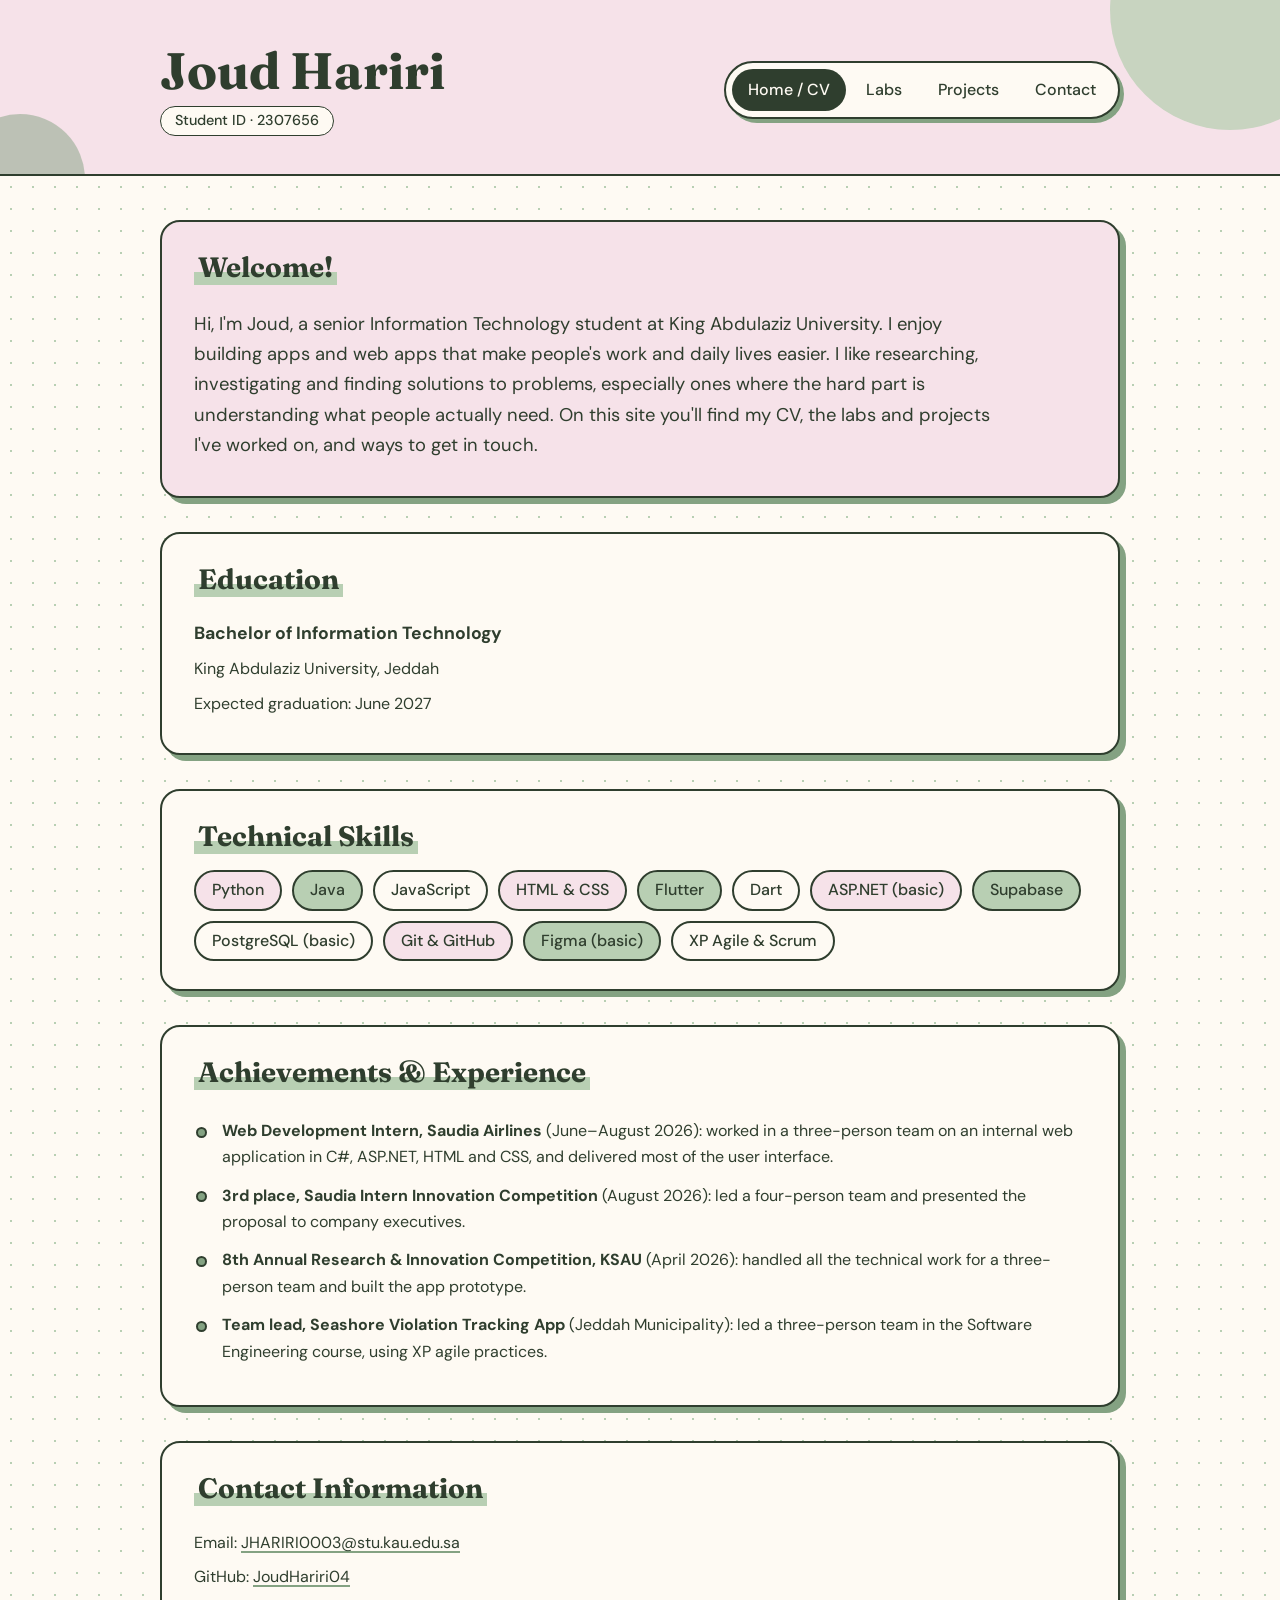
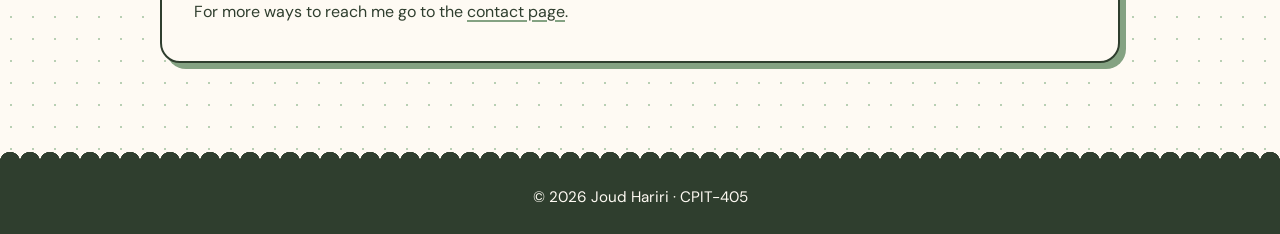
<file: index.html>
<!DOCTYPE html>
<html lang="en">

<head>
  <meta charset="UTF-8">
  <meta name="viewport" content="width=device-width, initial-scale=1.0">
  <title> Joud Hariri's Portfolio </title>
  <link rel="stylesheet" href="style.css">
</head>

<body>

  <header>
    <h1>Joud Hariri</h1>
    <h2>2307656</h2>

    <nav>
      <ul>
        <li> <a href="./index.html" class="active"> Home / CV </a></li>
        <li> <a href="./labs.html"> Labs </a></li>
        <li> <a href="./projects.html"> Projects </a></li>
        <li> <a href="./contact.html"> Contact </a></li>
      </ul>
    </nav>

  </header>

  <main>

    <!-- welcome message -->
    <section id="welcome">
      <h2> Welcome! </h2>
      <p>
        Hi, I'm Joud, a senior Information Technology student at King Abdulaziz University. I enjoy building apps and
        web apps that make people's work and daily lives easier. I like researching, investigating and finding
        solutions to problems, especially ones where the hard part is understanding what people actually need. On this
        site you'll find my CV, the labs and projects I've worked on, and ways to get in touch.
      </p>
    </section>

    <!-- education -->
    <section id="education">
      <h2> Education </h2>
      <h3> Bachelor of Information Technology </h3>
      <p> King Abdulaziz University, Jeddah </p>
      <p>Expected graduation: June 2027</p>

    </section>

    <!-- skills -->
    <section id="skills">
      <h2> Technical Skills </h2>
      <ul>
        <li>Python</li>
        <li>Java</li>
        <li>JavaScript</li>
        <li>HTML &amp; CSS</li>
        <li>Flutter</li>
        <li>Dart</li>
        <li>ASP.NET (basic)</li>
        <li>Supabase</li>
        <li>PostgreSQL (basic)</li>
        <li>Git &amp; GitHub</li>
        <li>Figma (basic)</li>
        <li>XP Agile &amp; Scrum</li>
      </ul>
    </section>

    <!-- achievements / experience -->
    <section id="achievements">
      <h2> Achievements & Experience </h2>
      <ul>
        <li><strong>Web Development Intern, Saudia Airlines</strong> (June&ndash;August 2026): worked in a three-person
          team on an internal web application in C#, ASP.NET, HTML and CSS, and delivered most of the user interface.
        </li>
        <li><strong>3rd place, Saudia Intern Innovation Competition</strong> (August 2026): led a four-person team and
          presented the proposal to company executives.</li>
        <li><strong>8th Annual Research &amp; Innovation Competition, KSAU</strong> (April 2026): handled all the
          technical work for a three-person team and built the app prototype.</li>
        <li><strong>Team lead, Seashore Violation Tracking App</strong> (Jeddah Municipality): led a three-person team
          in the Software Engineering course, using XP agile practices.</li>
      </ul>
    </section>

    <!-- contact info -->
    <section id="contact-info">
      <h2> Contact Information </h2>
      <p> Email: <a href="mailto:JHARIRI0003@stu.kau.edu.sa">JHARIRI0003@stu.kau.edu.sa</a> </p>
      <p> GitHub: <a href="https://github.com/JoudHariri04" target="_blank">JoudHariri04</a> </p>
      <p> For more ways to reach me go to the <a href="./contact.html">contact page</a>. </p>
    </section>

  </main>

  <footer>
    <p>&copy; 2026 Joud Hariri &middot; CPIT-405</p>
  </footer>
</body>

</html>
</file>
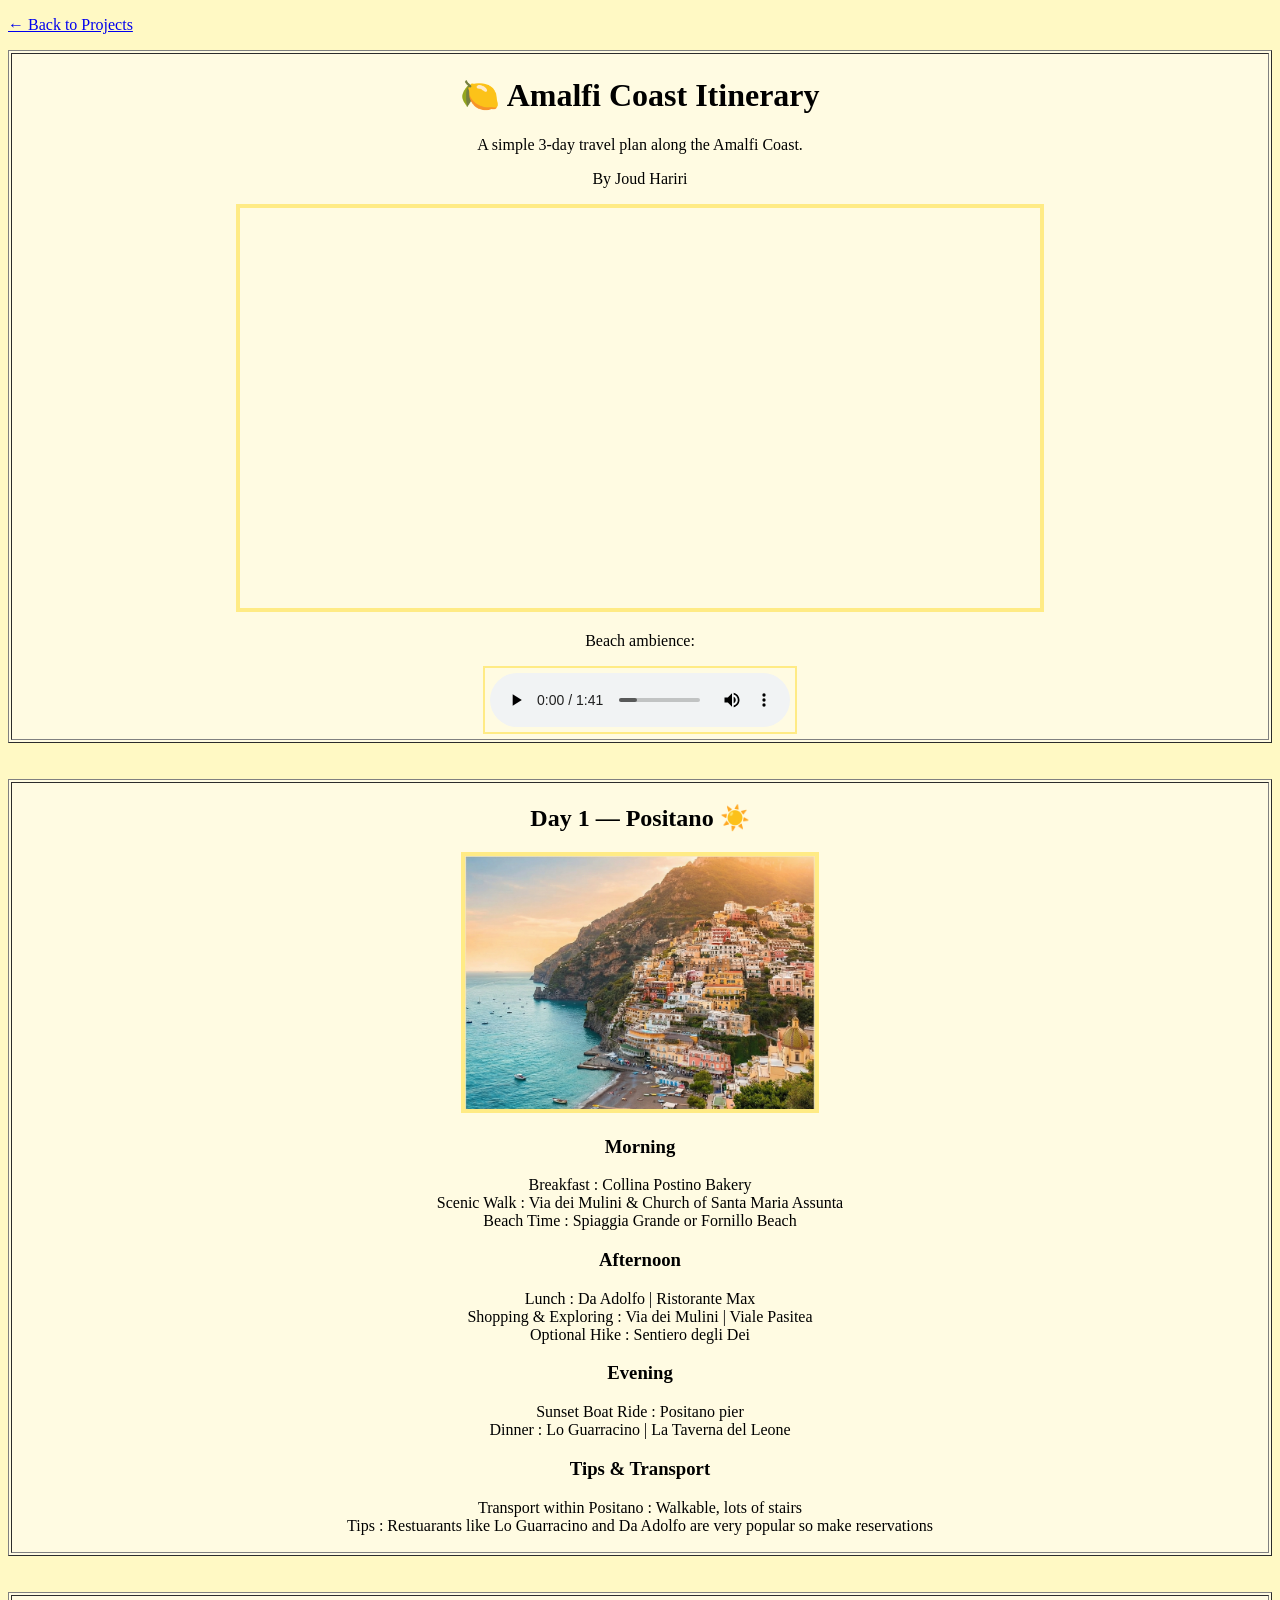
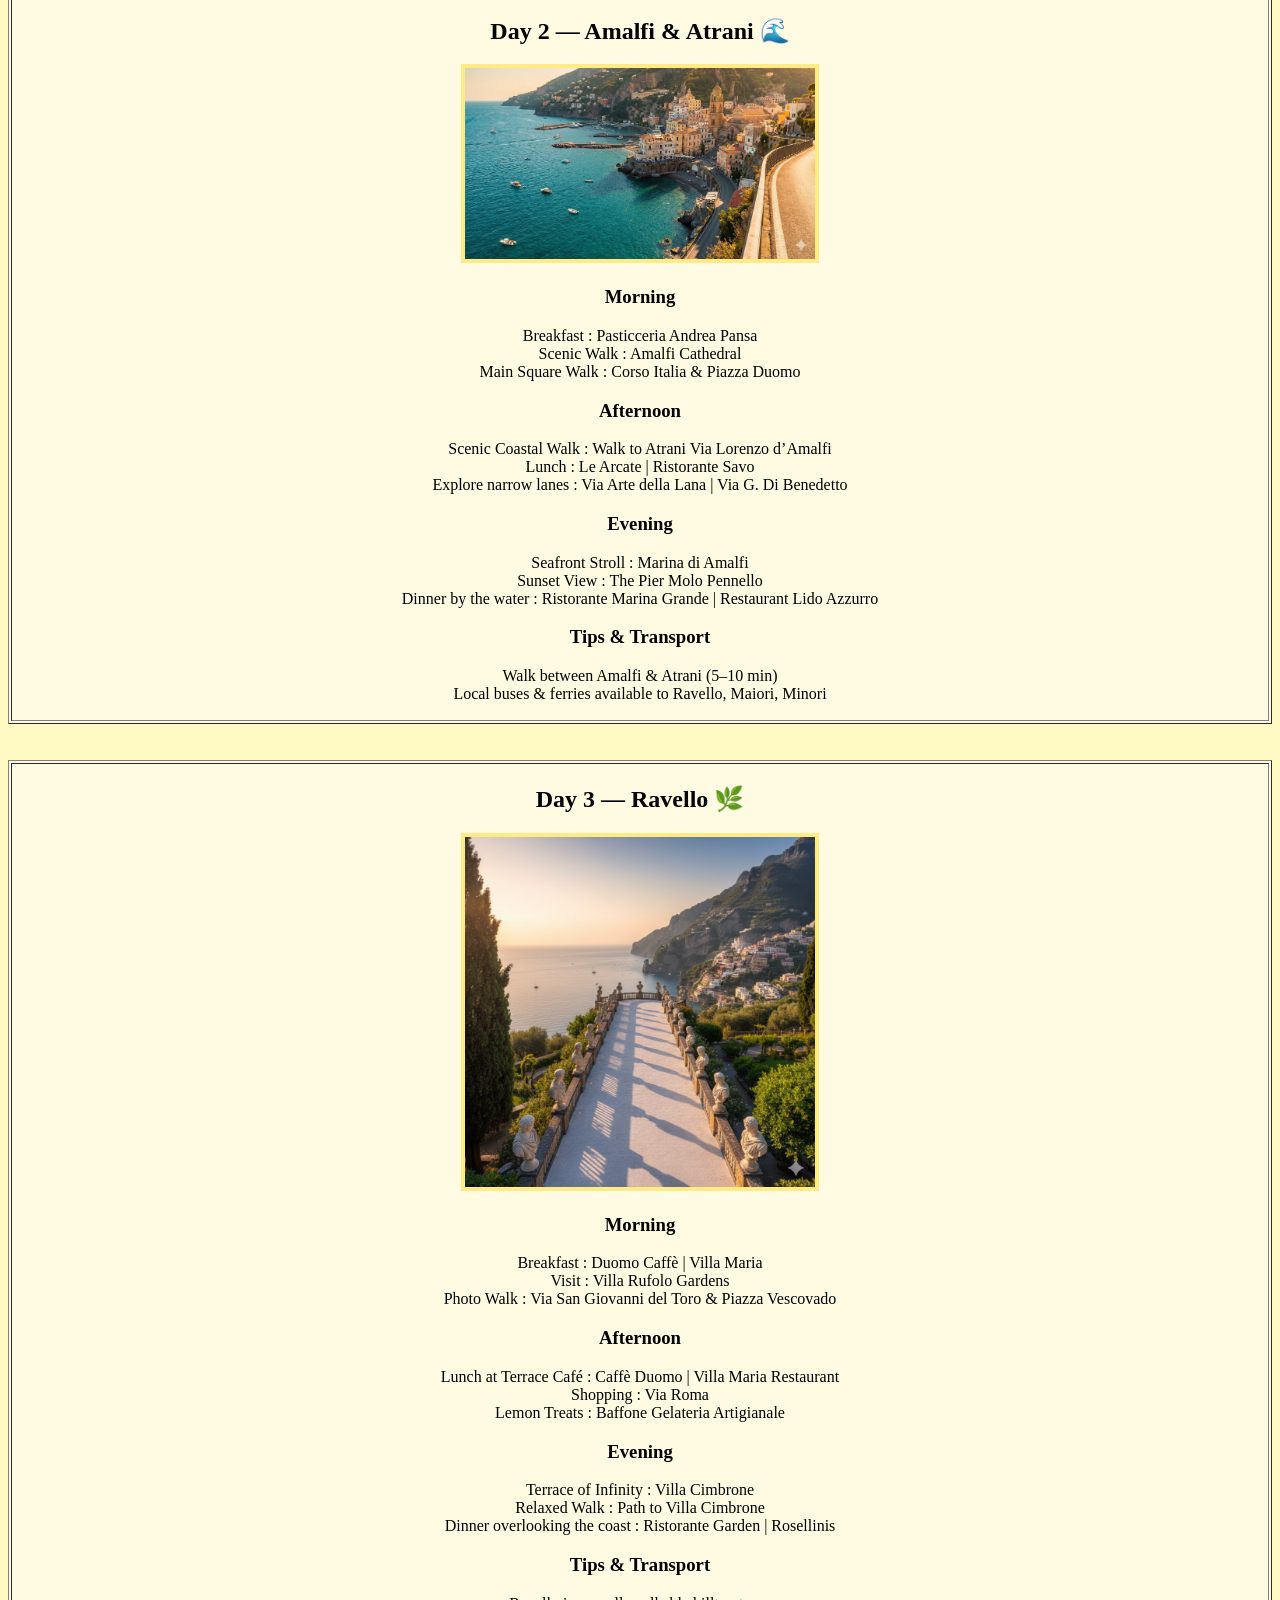
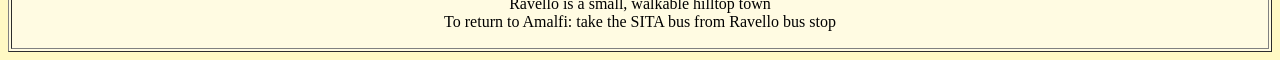
<file: labs/italy/index.html>
<!DOCTYPE html>

<html>
<body style="background-color: #fff9c4;">

<p><a href="../../projects.html">&larr; Back to Projects</a></p>

<!-- ===============================
       TOP SECTION (TITLE + VIDEO)
================================= -->
<table border="1" width="100%" style="background-color:#fffbe2;">
  <tr>
    <td align="center">

      <h1>🍋 Amalfi Coast Itinerary</h1>
      <p>A simple 3-day travel plan along the Amalfi Coast.</p>
      <p>By Joud Hariri</p>

      <video width="800" autoplay muted loop
        style="border: 4px solid #ffeb85;">
        <source src="public/video/amalfi.mp4" type="video/mp4">
      </video>

      <p>Beach ambience:</p>
      <audio controls loop style="border: 2px solid #ffeb85; padding:5px;">
        <source src="public/audio/beach.mp3" type="audio/mpeg">
      </audio>

    </td>
  </tr>
</table>

<br><br>

<!-- ===============================
             DAY 1 SECTION
================================= -->
<table border="1" width="100%" style="background-color:#fffbe2;">
  <tr>
    <td align="center" valign="top">

      <h2>Day 1 — Positano ☀️</h2>

      <img src="public/img/day1.png" width="350"
      style="border: 4px solid #ffeb85;">

      <h3>Morning</h3>
      <p>Breakfast : Collina Postino Bakery
        <br>Scenic Walk : Via dei Mulini & Church of Santa Maria Assunta
        <br>Beach Time : Spiaggia Grande or Fornillo Beach</p>

      <h3>Afternoon</h3>
      <p>Lunch : Da Adolfo | Ristorante Max 
        <br>Shopping & Exploring : Via dei Mulini | Viale Pasitea
        <br>Optional Hike : Sentiero degli Dei</p>

      <h3>Evening</h3>
      <p>Sunset Boat Ride : Positano pier
      <br>Dinner : Lo Guarracino | La Taverna del Leone </p>

      <h3>Tips & Transport</h3>
      <p>Transport within Positano : Walkable, lots of stairs
      <br>Tips : Restuarants like Lo Guarracino and Da Adolfo are very popular so make reservations </p>

    </td>
  </tr>
</table>

<br><br>


<!-- ===============================
             DAY 2 SECTION
================================= -->
<table border="1" width="100%" style="background-color:#fffbe2;">
  <tr>
    <td align="center" valign="top">

      <h2>Day 2 — Amalfi & Atrani 🌊</h2>

      <img src="public/img/day2.png" width="350"
      style="border: 4px solid #ffeb85;">

      <h3>Morning</h3>
      <p>Breakfast : Pasticceria Andrea Pansa
        <br>Scenic Walk : Amalfi Cathedral
        <br>Main Square Walk : Corso Italia & Piazza Duomo</p>

      <h3>Afternoon</h3>
      <p>Scenic Coastal Walk : Walk to Atrani Via Lorenzo d’Amalfi
        <br>Lunch : Le Arcate | Ristorante Savo
        <br>Explore narrow lanes : Via Arte della Lana | Via G. Di Benedetto</p>

      <h3>Evening</h3>
      <p>Seafront Stroll : Marina di Amalfi
        <br>Sunset View : The Pier Molo Pennello
        <br>Dinner by the water : Ristorante Marina Grande | Restaurant Lido Azzurro</p>

      <h3>Tips & Transport</h3>
      <p>Walk between Amalfi & Atrani (5–10 min)
        <br>Local buses & ferries available to Ravello, Maiori, Minori</p>

    </td>
  </tr>
</table>

<br><br>


<!-- ===============================
             DAY 3 SECTION
================================= -->
<table border="1" width="100%" style="background-color:#fffbe2;">
  <tr>
    <td align="center" valign="top">

      <h2>Day 3 — Ravello 🌿</h2>

      <img src="public/img/day3.png" width="350"
      style="border: 4px solid #ffeb85;">

      <h3>Morning</h3>
      <p>Breakfast : Duomo Caffè | Villa Maria
        <br>Visit : Villa Rufolo Gardens
        <br>Photo Walk : Via San Giovanni del Toro & Piazza Vescovado</p>

      <h3>Afternoon</h3>
      <p>Lunch at Terrace Café : Caffè Duomo | Villa Maria Restaurant
        <br>Shopping : Via Roma
        <br>Lemon Treats : Baffone Gelateria Artigianale</p>

      <h3>Evening</h3>
      <p>Terrace of Infinity : Villa Cimbrone
        <br>Relaxed Walk : Path to Villa Cimbrone
        <br>Dinner overlooking the coast : Ristorante Garden | Rosellinis </p>

      <h3>Tips & Transport</h3>
      <p>Ravello is a small, walkable hilltop town
      <br>To return to Amalfi: take the SITA bus from Ravello bus stop</p>

    </td>
  </tr>
</table>

</body>
</html>
</file>
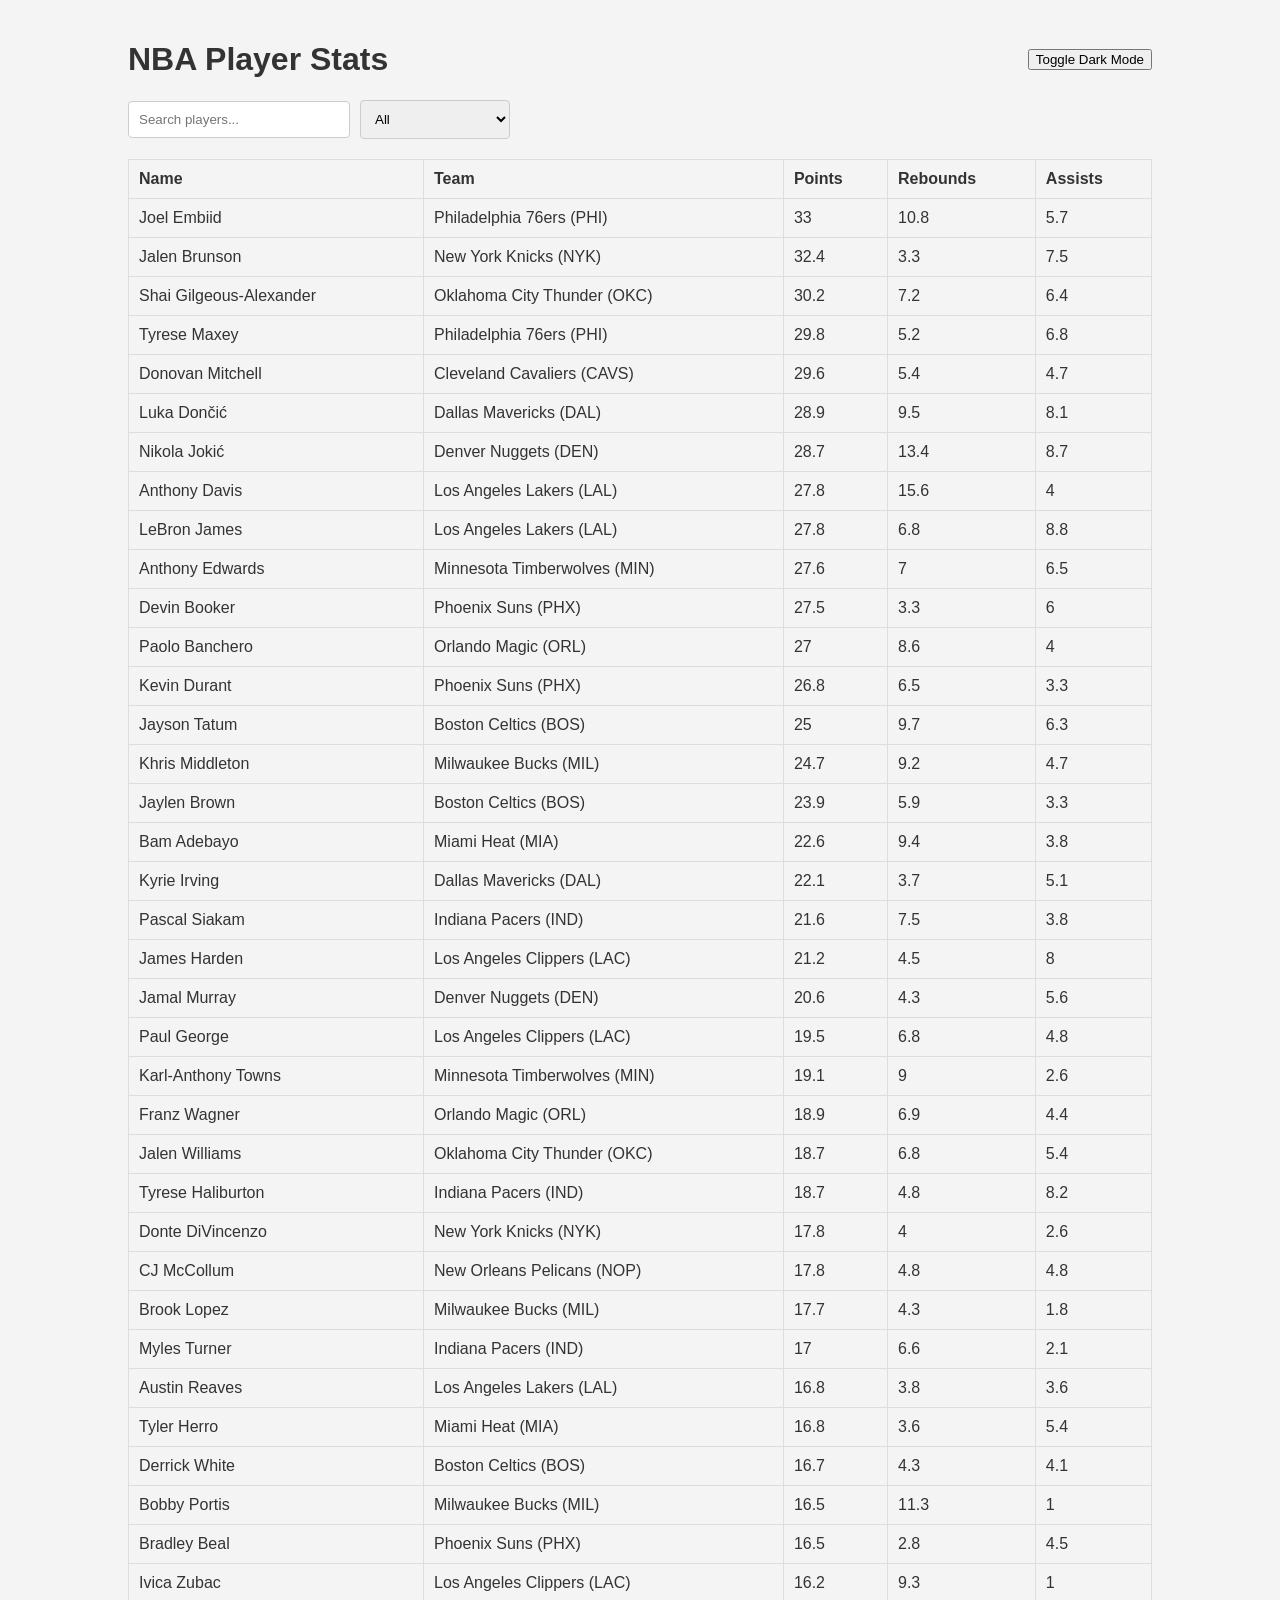
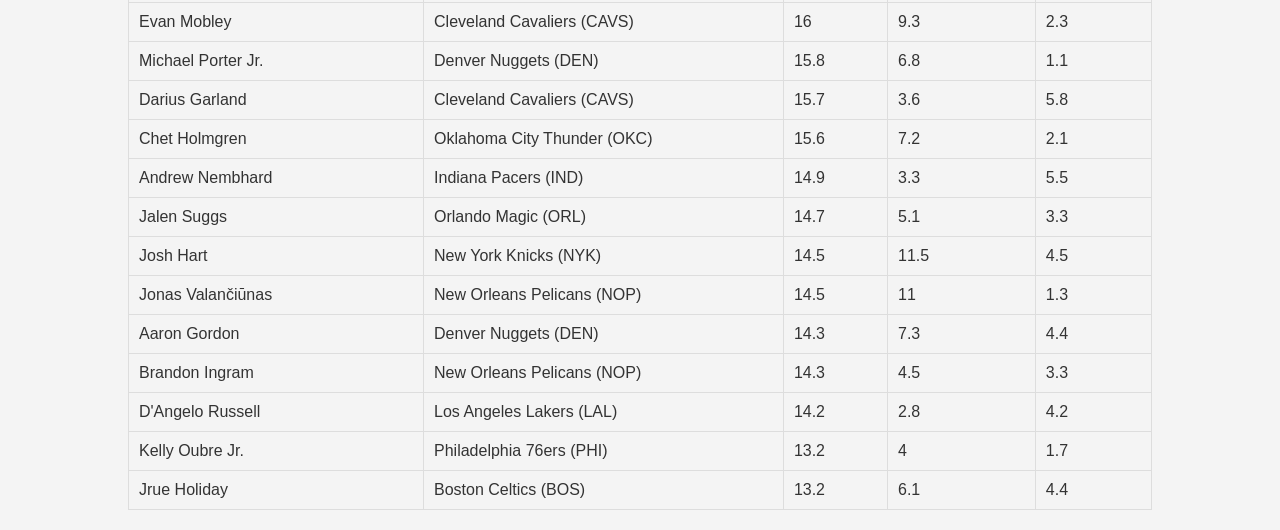
<file: labs/lab5/index.html>
<!DOCTYPE html>
<html lang="en">

<head>
    <meta charset="UTF-8">
    <meta name="viewport" content="width=device-width, initial-scale=1.0">
    <title>NBA Stats</title>
    <link rel="stylesheet" href="styles.css">

</head>

<body>
    <div class="container">
        <header>
            <h1>NBA Player Stats</h1>
            <button id="dark-mode-toggle">Toggle Dark Mode</button>
        </header>

        <search class="table-filters">
            <input type="text" id="search" placeholder="Search players...">
            <select id="team-filter">
                <option value="all">All</option>
                <!-- Teams will be populated in JS -->
            </select>
        </search>

        <table id="player-stats">
            <thead>
                <tr>
                    <th>Name</th>
                    <th>Team</th>
                    <th>Points</th>
                    <th>Rebounds</th>
                    <th>Assists</th>
                </tr>
            </thead>
            <tbody id="player-rows">
                <!-- Rows will be populated in JS -->
            </tbody>
        </table>
    </div>
    <script src="script.js"></script>
</body>

</html>
</file>
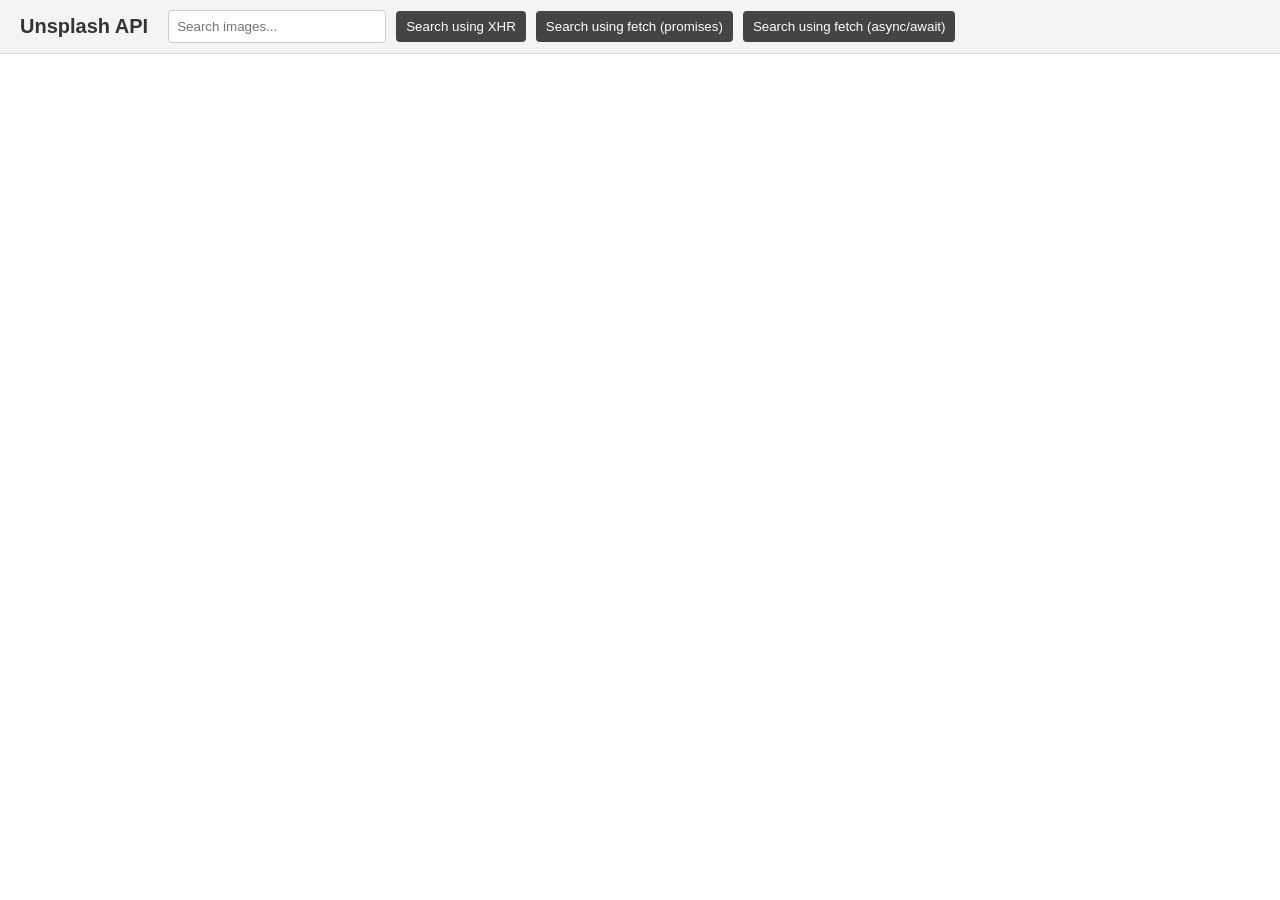
<file: labs/lab7/index.html>
<!DOCTYPE html>
<html lang="en">

<head>
    <meta charset="UTF-8">
    <meta name="viewport" content="width=device-width, initial-scale=1.0">
    <title>Lab 7 - Unsplash API</title>
    <link rel="stylesheet" href="styles.css">

</head>

<body>
    <header>
        <h1>Unsplash API</h1>
        <input type="text" id="search-input" placeholder="Search images...">
        <button id="xhr-btn">Search using XHR</button>
        <button id="promises-btn">Search using fetch (promises)</button>
        <button id="async-btn">Search using fetch (async/await)</button>
    </header>

    <!-- messages like loading or errors -->
    <p id="message"></p>

    <main id="images">
        <!-- Images will be populated in JS -->
    </main>

    <script src="script.js"></script>
</body>

</html>
</file>
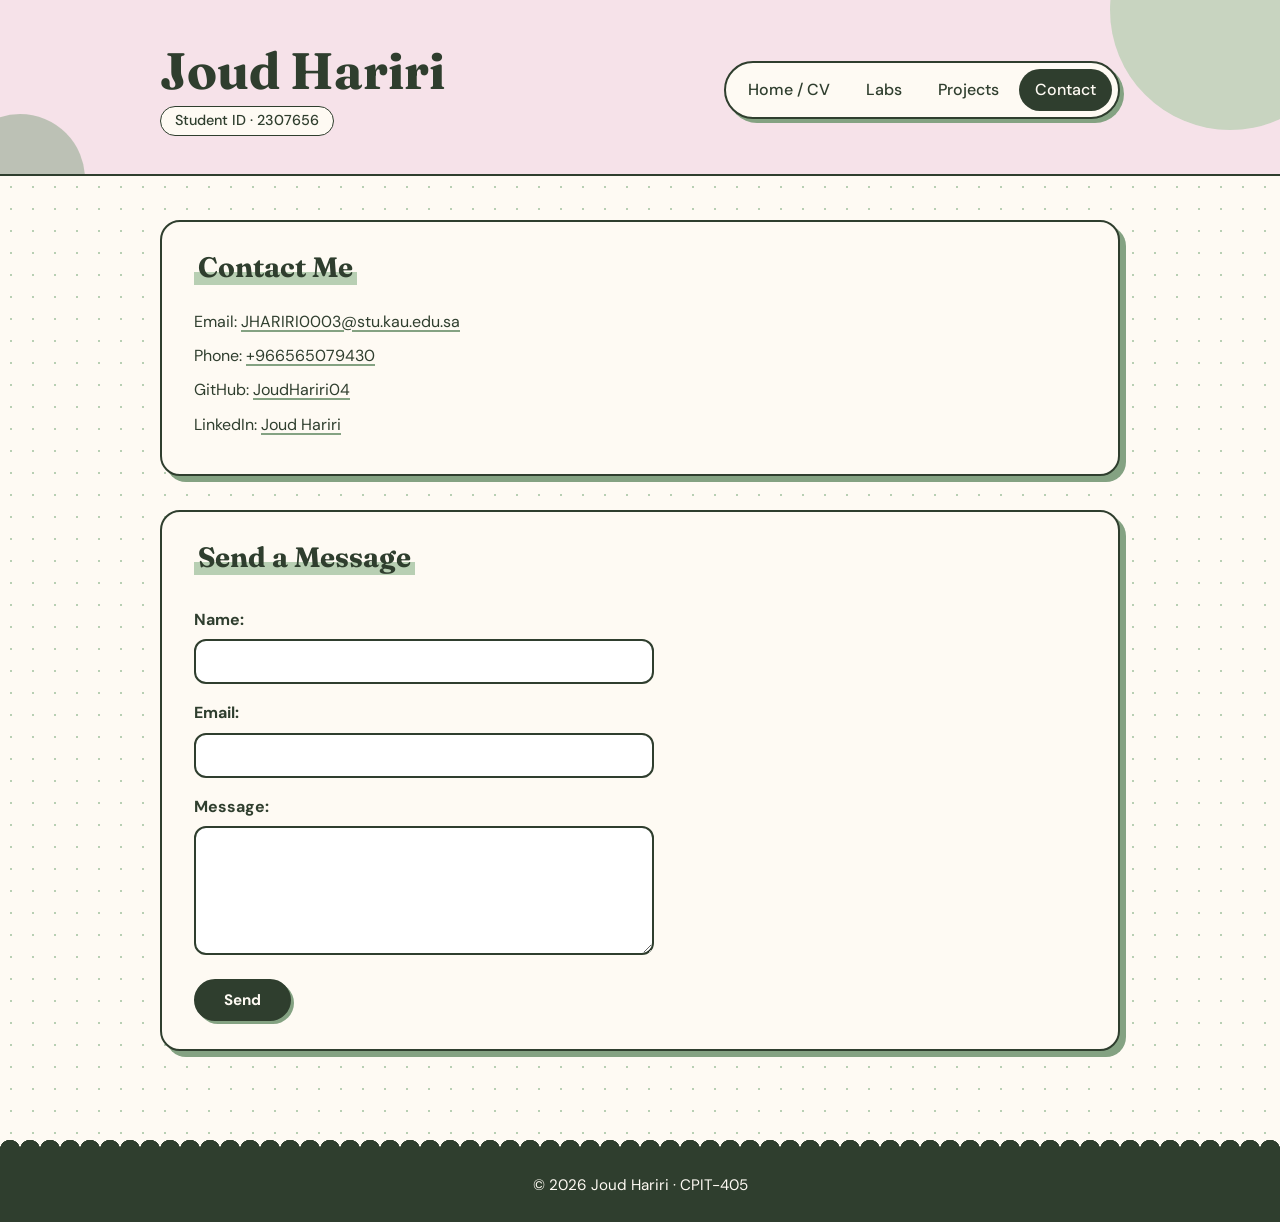
<file: contact.html>
<!DOCTYPE html>
<html lang="en">

<head>
  <meta charset="UTF-8">
  <meta name="viewport" content="width=device-width, initial-scale=1.0">
  <title> Contact - Joud Hariri </title>
  <link rel="stylesheet" href="style.css">
</head>

<body>

  <header>
    <h1>Joud Hariri</h1>
    <h2>2307656</h2>

    <nav>
      <ul>
        <li> <a href="./index.html"> Home / CV </a></li>
        <li> <a href="./labs.html"> Labs </a></li>
        <li> <a href="./projects.html"> Projects </a></li>
        <li> <a href="./contact.html" class="active"> Contact </a></li>
      </ul>
    </nav>

  </header>

  <main>

    <section>
      <h2> Contact Me </h2>
      <p> Email: <a href="mailto:JHARIRI0003@stu.kau.edu.sa">JHARIRI0003@stu.kau.edu.sa</a> </p>
      <p> Phone: <a href="tel:+966565079430">+966565079430</a> </p>
      <p> GitHub: <a href="https://github.com/JoudHariri04" target="_blank">JoudHariri04</a> </p>
      <p> LinkedIn: <a href="https://www.linkedin.com/in/joud-hariri-b07619211" target="_blank">Joud Hariri</a> </p>
    </section>

    <section>
      <h2> Send a Message </h2>

      <form action="https://formsubmit.co/Joud.hariri@gmail.com" method="POST">

        <label for="name">Name:</label>
        <input type="text" name="name" id="name" required>

        <label for="email">Email:</label>
        <input type="email" name="email" id="email" required>

        <label for="message">Message:</label>
        <textarea name="message" id="message" rows="5" required></textarea>

        <!-- hidden settings for formsubmit -->
        <input type="hidden" name="_subject" value="New message from my portfolio">
        <input type="hidden" name="_captcha" value="false">

        <input type="submit" value="Send" class="btn">

      </form>
    </section>

  </main>

  <footer>
    <p>&copy; 2026 Joud Hariri &middot; CPIT-405</p>
  </footer>
</body>

</html>
</file>
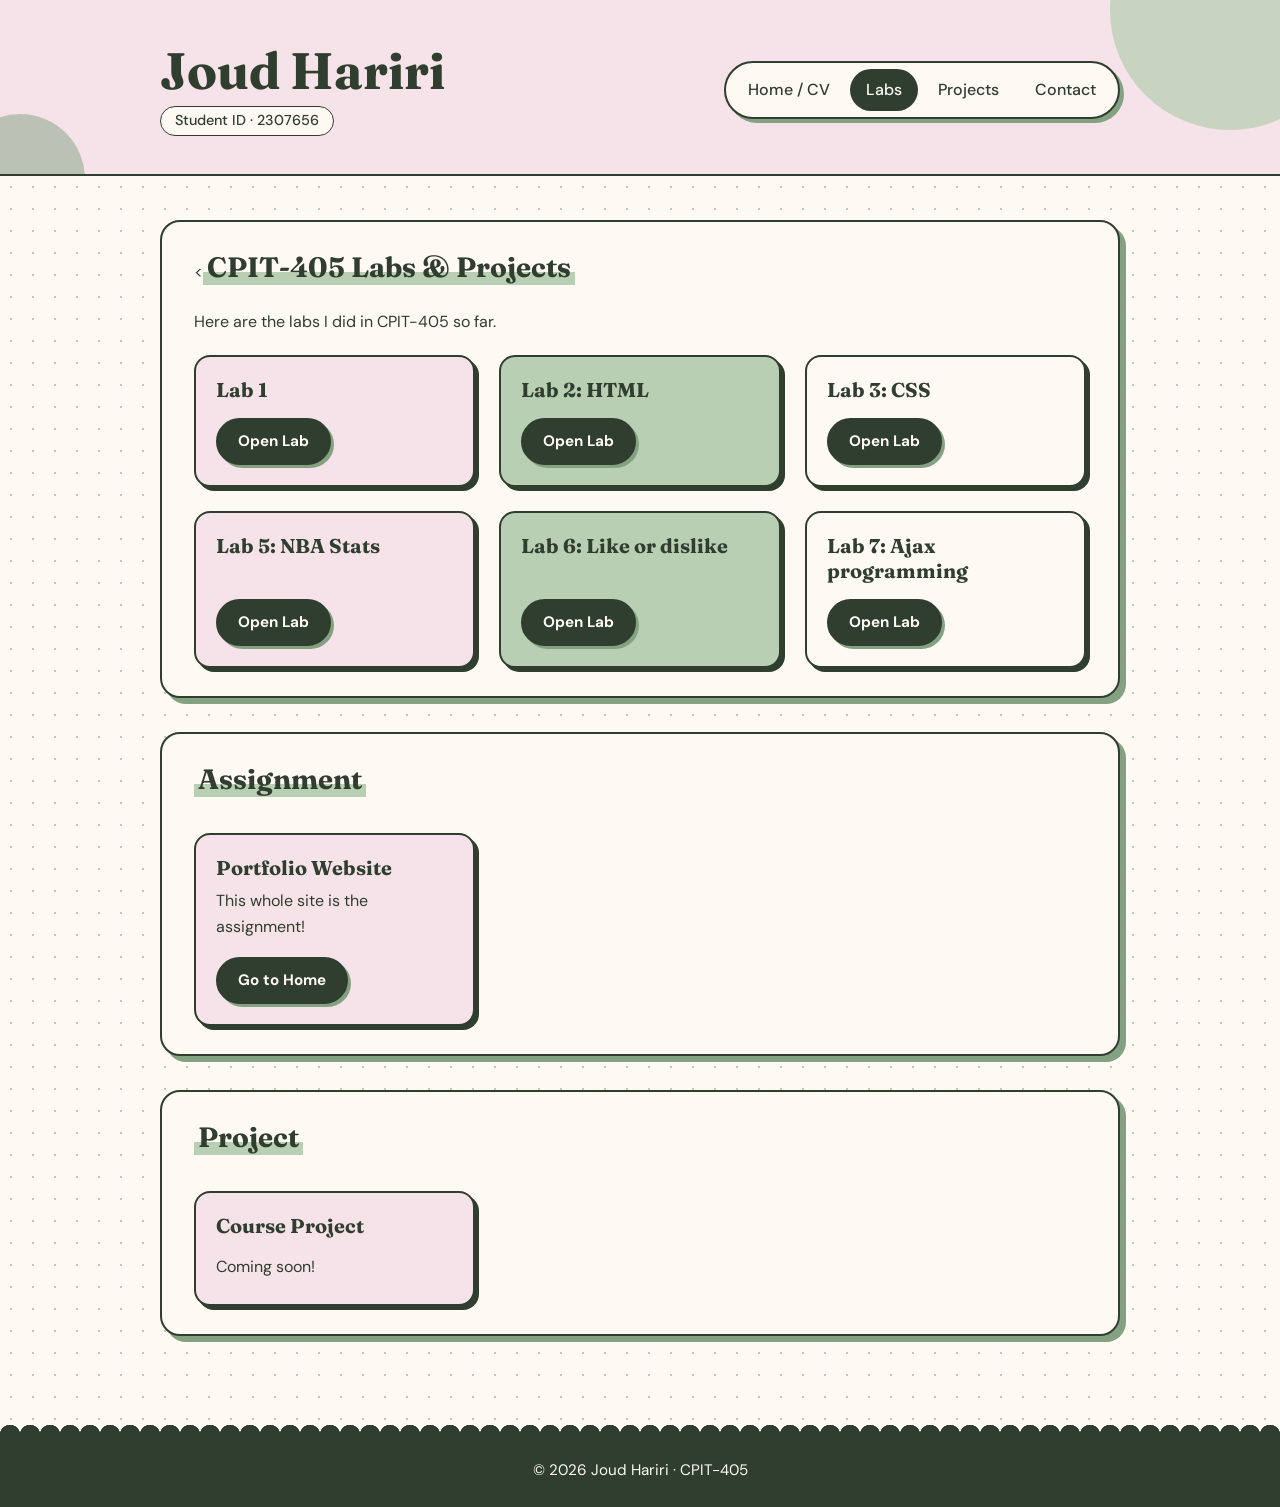
<file: labs.html>
<!DOCTYPE html>
<html lang="en">

<head>
  <meta charset="UTF-8">
  <meta name="viewport" content="width=device-width, initial-scale=1.0">
  <title> Labs - Joud Hariri </title>
  <link rel="stylesheet" href="style.css">
</head>

<body>

  <header>
    <h1>Joud Hariri</h1>
    <h2>2307656</h2>

    <nav>
      <ul>
        <li> <a href="./index.html"> Home / CV </a></li>
        <li> <a href="./labs.html" class="active"> Labs </a></li>
        <li> <a href="./projects.html"> Projects </a></li>
        <li> <a href="./contact.html"> Contact </a></li>
      </ul>
    </nav>

  </header>

  <main>
    <section>
      <<h2> CPIT-405 Labs &amp; Projects </h2>
        <p> Here are the labs I did in CPIT-405 so far. </p>

        <!-- each lab is a card -->
        <div class="cards">

          <div class="card">
            <h3> Lab 1 </h3>
            <a href="./labs/lab1.html" class="btn"> Open Lab </a>
          </div>

          <div class="card">
            <h3> Lab 2: HTML </h3>
            <a href="./labs/lab2.html" class="btn"> Open Lab </a>
          </div>

          <div class="card">
            <h3> Lab 3: CSS </h3>
            <a href="./labs/lab3.html" class="btn"> Open Lab </a>
          </div>

          <div class="card">
            <h3> Lab 5: NBA Stats </h3>
            <a href="./labs/lab5/" class="btn"> Open Lab </a>
          </div>

          <div class="card">
            <h3> Lab 6: Like or dislike </h3>
            <a href="./labs/lab6/" class="btn"> Open Lab </a>
          </div>

          <div class="card">
            <h3> Lab 7: Ajax programming </h3>
            <a href="./labs/lab7/" class="btn"> Open Lab </a>
          </div>


        </div>
    </section>

    <!-- assignment -->
    <section>
      <h2> Assignment </h2>
      <div class="cards">

        <div class="card">
          <h3> Portfolio Website </h3>
          <p> This whole site is the assignment! </p>
          <a href="./index.html" class="btn"> Go to Home </a>
        </div>

      </div>
    </section>

    <!-- course project -->
    <section>
      <h2> Project </h2>
      <div class="cards">

        <div class="card">
          <h3> Course Project </h3>
          <p> Coming soon! </p>
        </div>

      </div>
    </section>


  </main>

  <footer>
    <p>&copy; 2026 Joud Hariri &middot; CPIT-405</p>
  </footer>
</body>

</html>
</file>
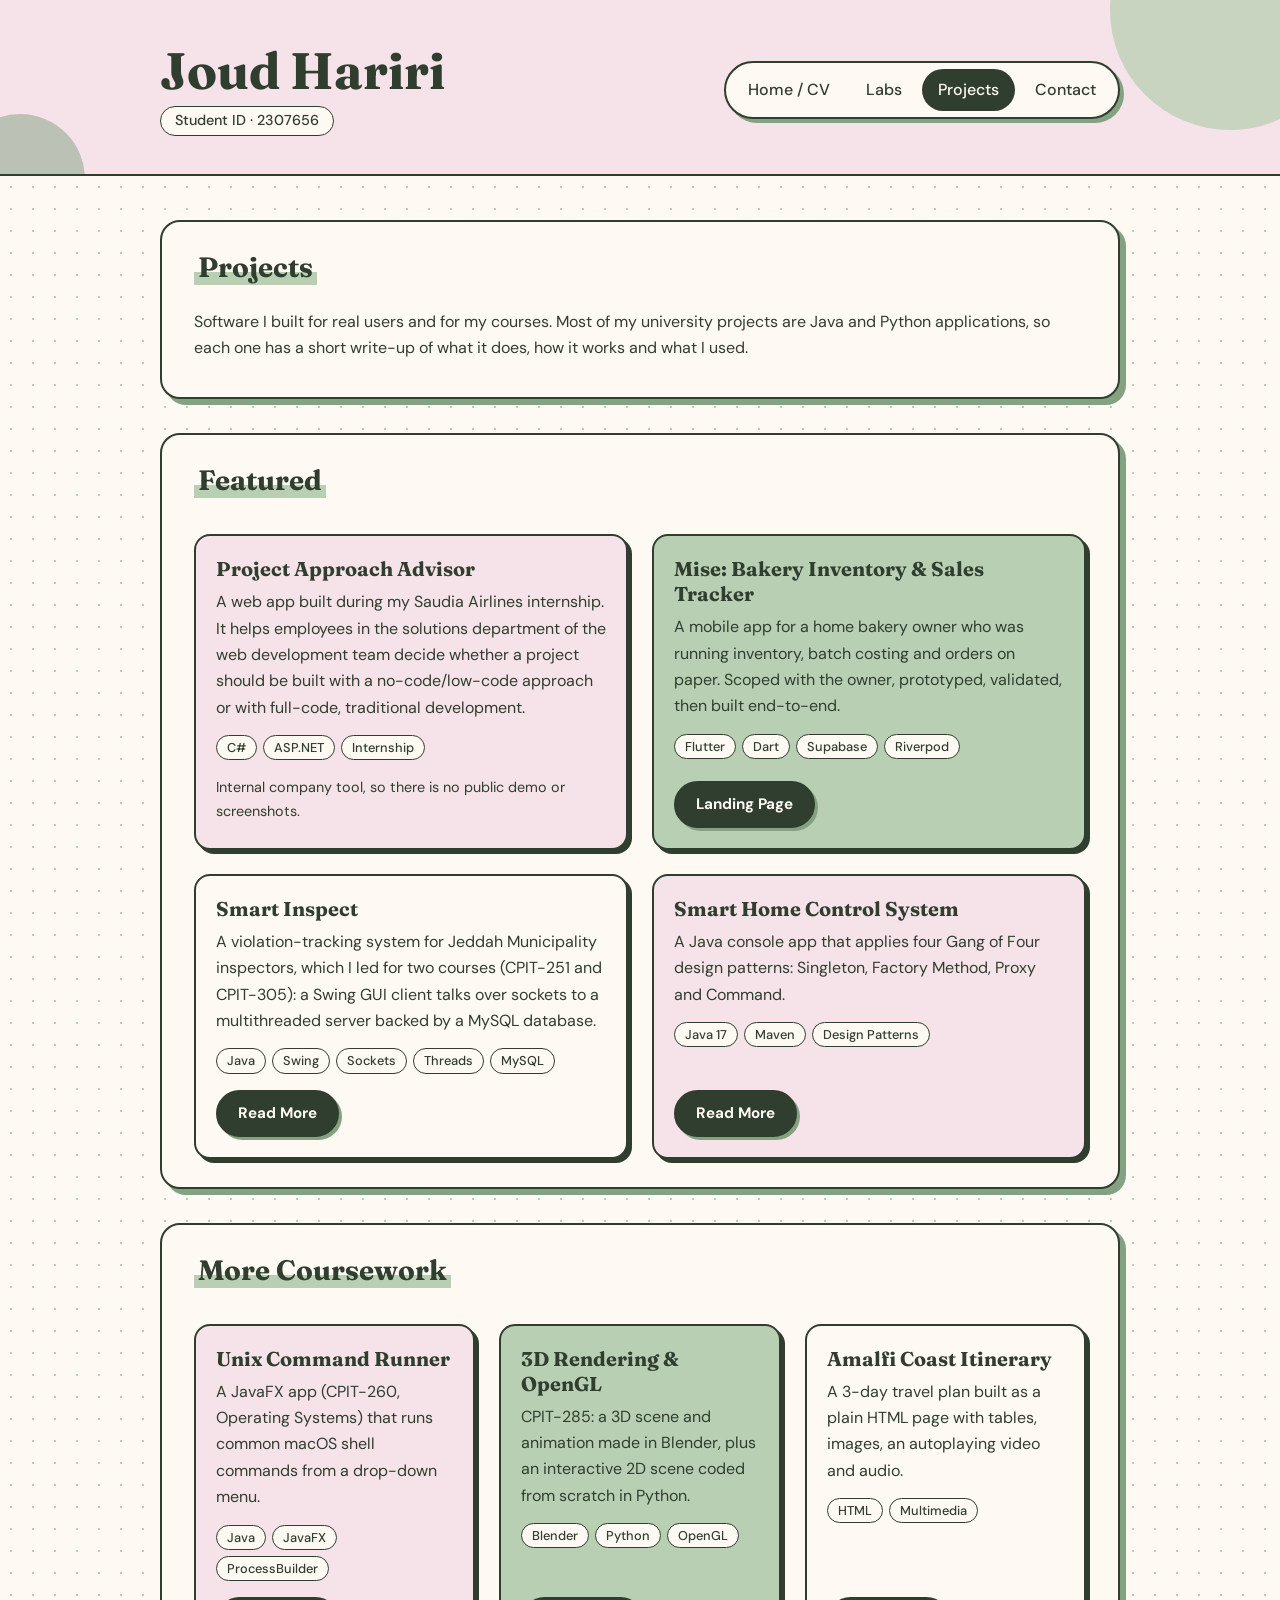
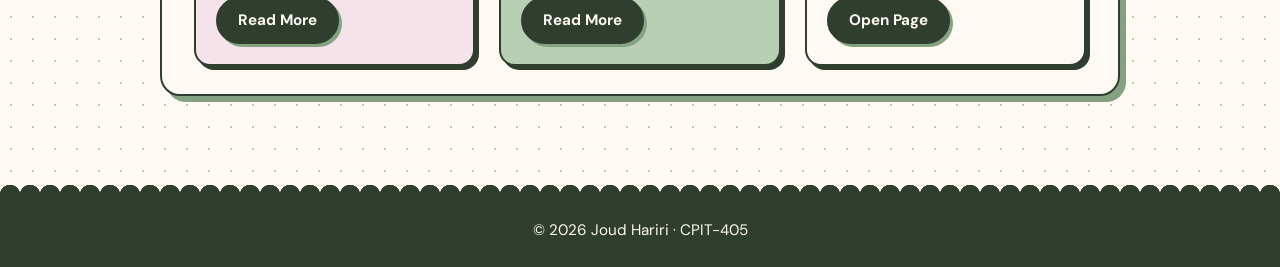
<file: projects.html>
<!DOCTYPE html>
<html lang="en">

<head>
  <meta charset="UTF-8">
  <meta name="viewport" content="width=device-width, initial-scale=1.0">
  <title> Projects - Joud Hariri </title>
  <link rel="stylesheet" href="style.css">
</head>

<body>

  <header>
    <h1>Joud Hariri</h1>
    <h2>2307656</h2>

    <nav>
      <ul>
        <li> <a href="./index.html"> Home / CV </a></li>
        <li> <a href="./labs.html"> Labs </a></li>
        <li> <a href="./projects.html" class="active"> Projects </a></li>
        <li> <a href="./contact.html"> Contact </a></li>
      </ul>
    </nav>

  </header>

  <main>

    <section>
      <h2> Projects </h2>
      <p> Software I built for real users and for my courses. Most of my university projects are Java and Python
        applications, so each one has a short write-up of what it does, how it works and what I used. </p>
    </section>

    <section>
      <h2> Featured </h2>
      <div class="cards">

        <div class="card wide">
          <h3> Project Approach Advisor </h3>
          <p> A web app built during my Saudia Airlines internship. It helps employees in the solutions department
            of the web development team decide whether a project should be built with a no-code/low-code approach
            or with full-code, traditional development. </p>
          <ul class="tags">
            <li>C#</li>
            <li>ASP.NET</li>
            <li>Internship</li>
          </ul>
          <p class="meta"> Internal company tool, so there is no public demo or screenshots. </p>
        </div>

        <div class="card wide">
          <h3> Mise: Bakery Inventory &amp; Sales Tracker </h3>
          <p> A mobile app for a home bakery owner who was running inventory, batch costing and orders on paper.
            Scoped with the owner, prototyped, validated, then built end-to-end. </p>
          <ul class="tags">
            <li>Flutter</li>
            <li>Dart</li>
            <li>Supabase</li>
            <li>Riverpod</li>
          </ul>
          <a href="https://joudhariri04.github.io/Mise-landingPage/" class="btn" target="_blank"> Landing Page </a>
        </div>

        <div class="card wide">
          <h3> Smart Inspect </h3>
          <p> A violation-tracking system for Jeddah Municipality inspectors, which I led for two courses (CPIT-251 and
            CPIT-305): a Swing GUI client talks over sockets to a multithreaded server backed by a MySQL database. </p>
          <ul class="tags">
            <li>Java</li>
            <li>Swing</li>
            <li>Sockets</li>
            <li>Threads</li>
            <li>MySQL</li>
          </ul>
          <a href="./projects/smart-inspect.html" class="btn"> Read More </a>
        </div>

        <div class="card wide">
          <h3> Smart Home Control System </h3>
          <p> A Java console app that applies four Gang of Four design patterns: Singleton, Factory Method, Proxy and
            Command. </p>
          <ul class="tags">
            <li>Java 17</li>
            <li>Maven</li>
            <li>Design Patterns</li>
          </ul>
          <a href="./projects/smart-home.html" class="btn"> Read More </a>
        </div>

      </div>
    </section>

    <section>
      <h2> More Coursework </h2>
      <div class="cards">

        <div class="card wide">
          <h3> Unix Command Runner </h3>
          <p> A JavaFX app (CPIT-260, Operating Systems) that runs common macOS shell commands from a drop-down menu.
          </p>
          <ul class="tags">
            <li>Java</li>
            <li>JavaFX</li>
            <li>ProcessBuilder</li>
          </ul>
          <a href="./projects/command-runner.html" class="btn"> Read More </a>
        </div>

        <div class="card wide">
          <h3> 3D Rendering &amp; OpenGL </h3>
          <p> CPIT-285: a 3D scene and animation made in Blender, plus an interactive 2D scene coded from scratch in
            Python. </p>
          <ul class="tags">
            <li>Blender</li>
            <li>Python</li>
            <li>OpenGL</li>
          </ul>
          <a href="./projects/graphics.html" class="btn"> Read More </a>
        </div>

        <div class="card wide">
          <h3> Amalfi Coast Itinerary </h3>
          <p> A 3-day travel plan built as a plain HTML page with tables, images, an autoplaying video and audio. </p>
          <ul class="tags">
            <li>HTML</li>
            <li>Multimedia</li>
          </ul>
          <a href="./labs/italy/index.html" class="btn"> Open Page </a>
        </div>

      </div>
    </section>

  </main>

  <footer>
    <p>&copy; 2026 Joud Hariri &middot; CPIT-405</p>
  </footer>
</body>

</html>
</file>
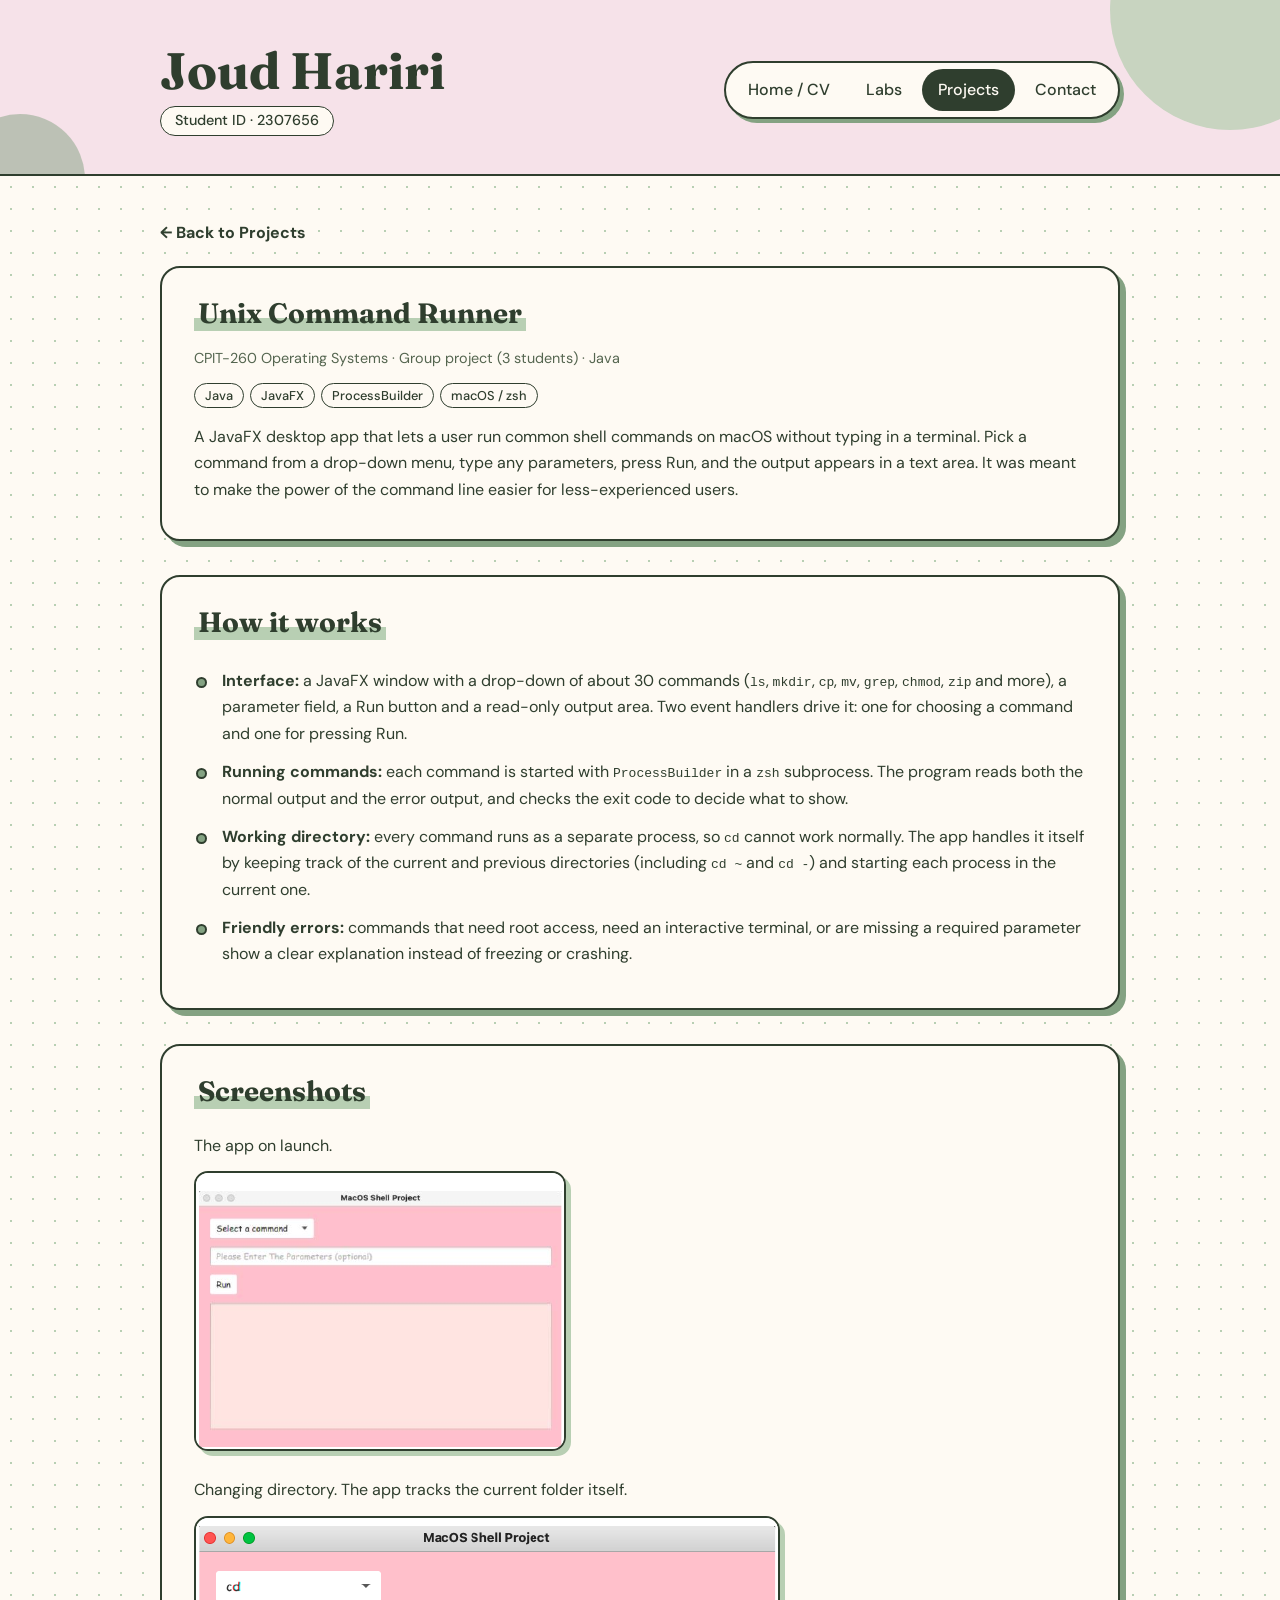
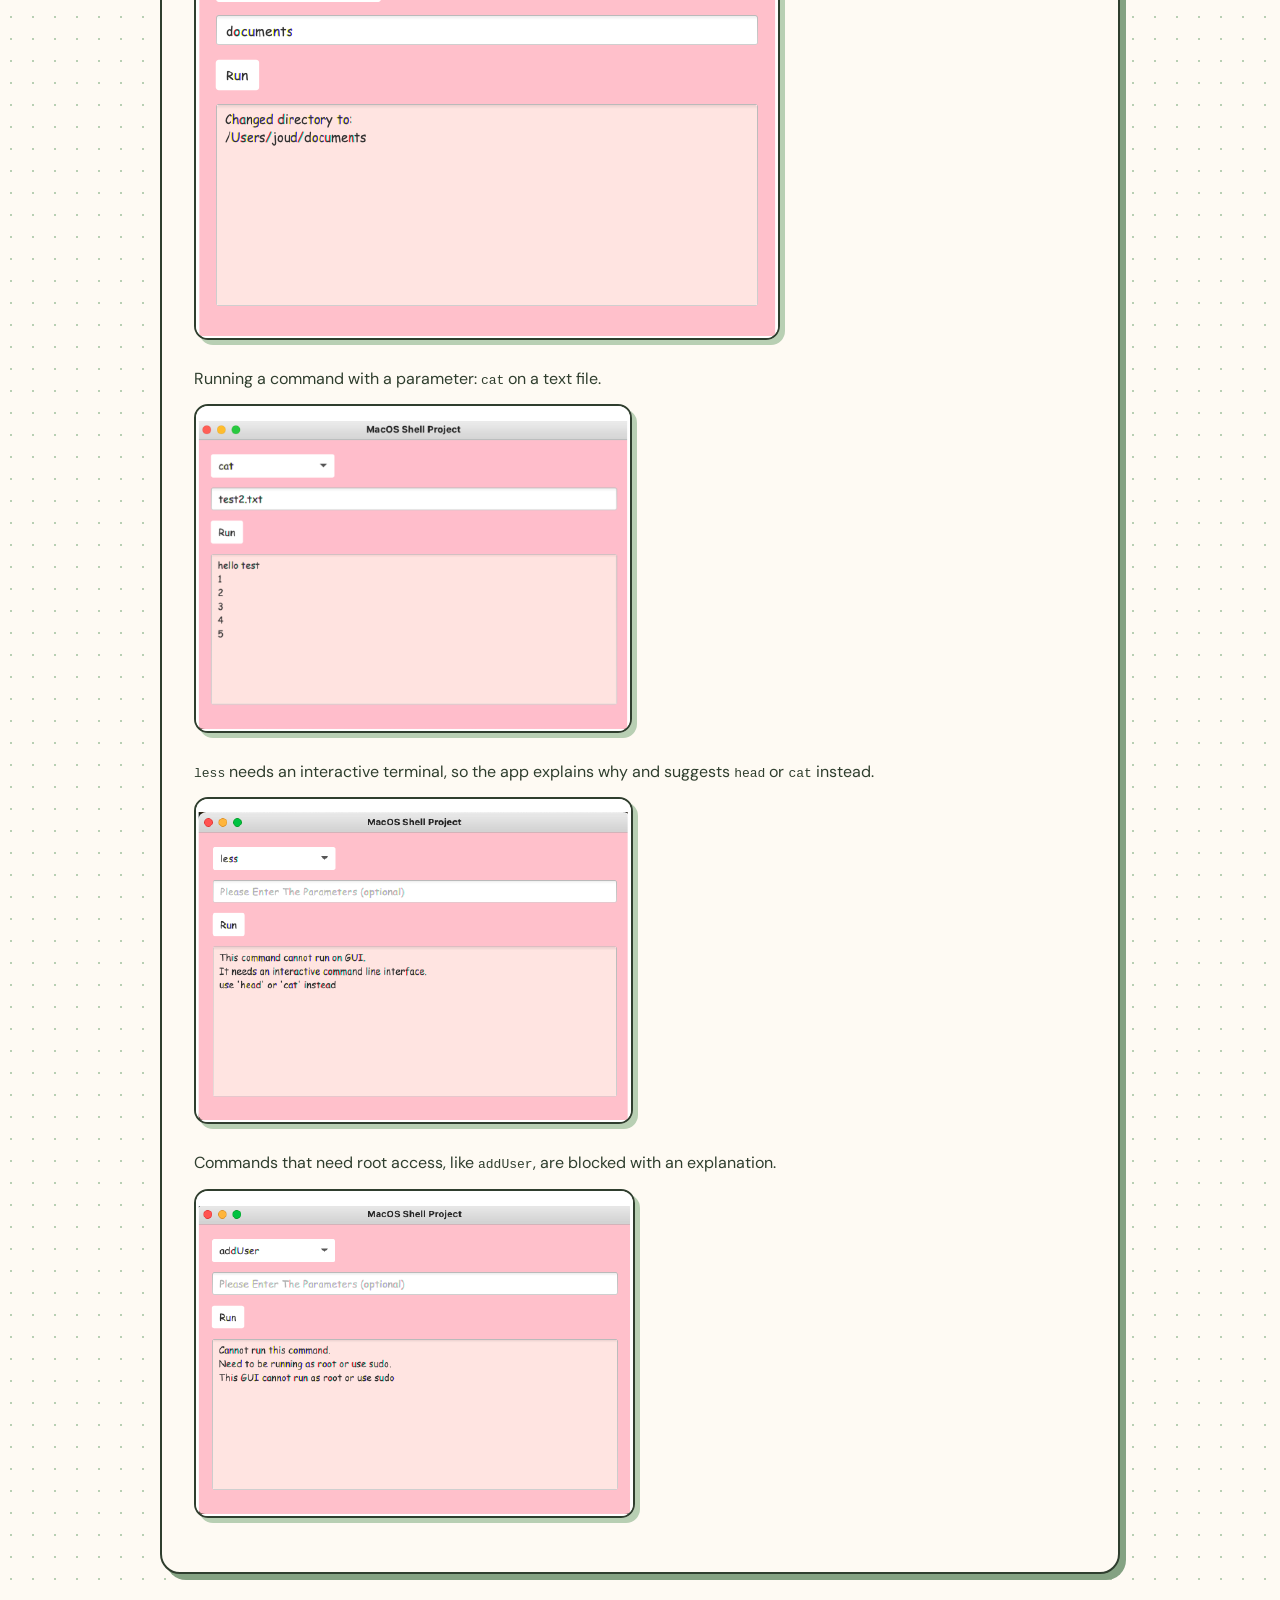
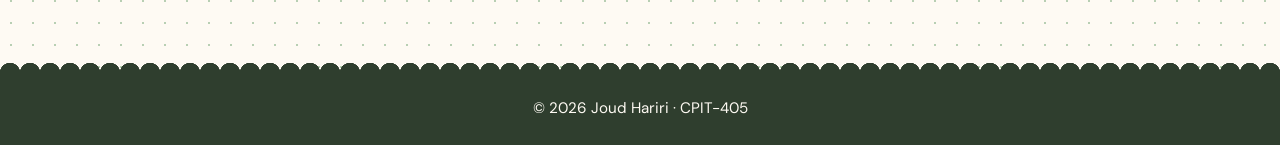
<file: projects/command-runner.html>
<!DOCTYPE html>
<html lang="en">

<head>
  <meta charset="UTF-8">
  <meta name="viewport" content="width=device-width, initial-scale=1.0">
  <title> Unix Command Runner - Joud Hariri </title>
  <link rel="stylesheet" href="../style.css">
</head>

<body>

  <header>
    <h1>Joud Hariri</h1>
    <h2>2307656</h2>

    <nav>
      <ul>
        <li> <a href="../index.html"> Home / CV </a></li>
        <li> <a href="../labs.html"> Labs </a></li>
        <li> <a href="../projects.html" class="active"> Projects </a></li>
        <li> <a href="../contact.html"> Contact </a></li>
      </ul>
    </nav>

  </header>

  <main>

    <a href="../projects.html" class="back">&larr; Back to Projects</a>

    <section>
      <h2> Unix Command Runner </h2>
      <p class="meta"> CPIT-260 Operating Systems &middot; Group project (3 students) &middot; Java </p>
      <ul class="tags">
        <li>Java</li>
        <li>JavaFX</li>
        <li>ProcessBuilder</li>
        <li>macOS / zsh</li>
      </ul>
      <p> A JavaFX desktop app that lets a user run common shell commands on macOS without typing in a terminal. Pick a
        command from a drop-down menu, type any parameters, press Run, and the output appears in a text area. It
        was meant to make the power of the command line easier for less-experienced users. </p>
    </section>

    <section>
      <h2> How it works </h2>
      <ul>
        <li> <strong>Interface:</strong> a JavaFX window with a drop-down of about 30 commands (<code>ls</code>,
          <code>mkdir</code>, <code>cp</code>, <code>mv</code>, <code>grep</code>, <code>chmod</code>,
          <code>zip</code> and more), a parameter field, a Run button and a read-only output area. Two event handlers
          drive it: one for choosing a command and one for pressing Run. </li>
        <li> <strong>Running commands:</strong> each command is started with <code>ProcessBuilder</code> in a
          <code>zsh</code> subprocess. The program reads both the normal output and the error output, and checks the
          exit code to decide what to show. </li>
        <li> <strong>Working directory:</strong> every command runs as a separate process, so <code>cd</code> cannot
          work normally. The app handles it itself by keeping track of the current and previous directories (including
          <code>cd ~</code> and <code>cd -</code>) and starting each process in the current one. </li>
        <li> <strong>Friendly errors:</strong> commands that need root access, need an interactive terminal, or
          are missing a required parameter show a clear explanation instead of freezing or crashing. </li>
      </ul>
    </section>

    <section>
      <h2> Screenshots </h2>
      <p> The app on launch. </p>
      <img src="./img/os-gui.png" alt="The Command Runner window on launch" class="shot">

      <p> Changing directory. The app tracks the current folder itself. </p>
      <img src="./img/os-cd.png" alt="The cd command changing to the documents directory" class="shot">

      <p> Running a command with a parameter: <code>cat</code> on a text file. </p>
      <img src="./img/os-cat.png" alt="The cat command printing the contents of a text file" class="shot">

      <p> <code>less</code> needs an interactive terminal, so the app explains why and suggests <code>head</code> or
        <code>cat</code> instead. </p>
      <img src="./img/os-less.png" alt="Message explaining that less cannot run in the GUI" class="shot">

      <p> Commands that need root access, like <code>addUser</code>, are blocked with an explanation. </p>
      <img src="./img/os-root.png" alt="Message explaining that this command needs root access" class="shot">
    </section>

  </main>

  <footer> <p>&copy; 2026 Joud Hariri &middot; CPIT-405</p> </footer>
</body>

</html>
</file>
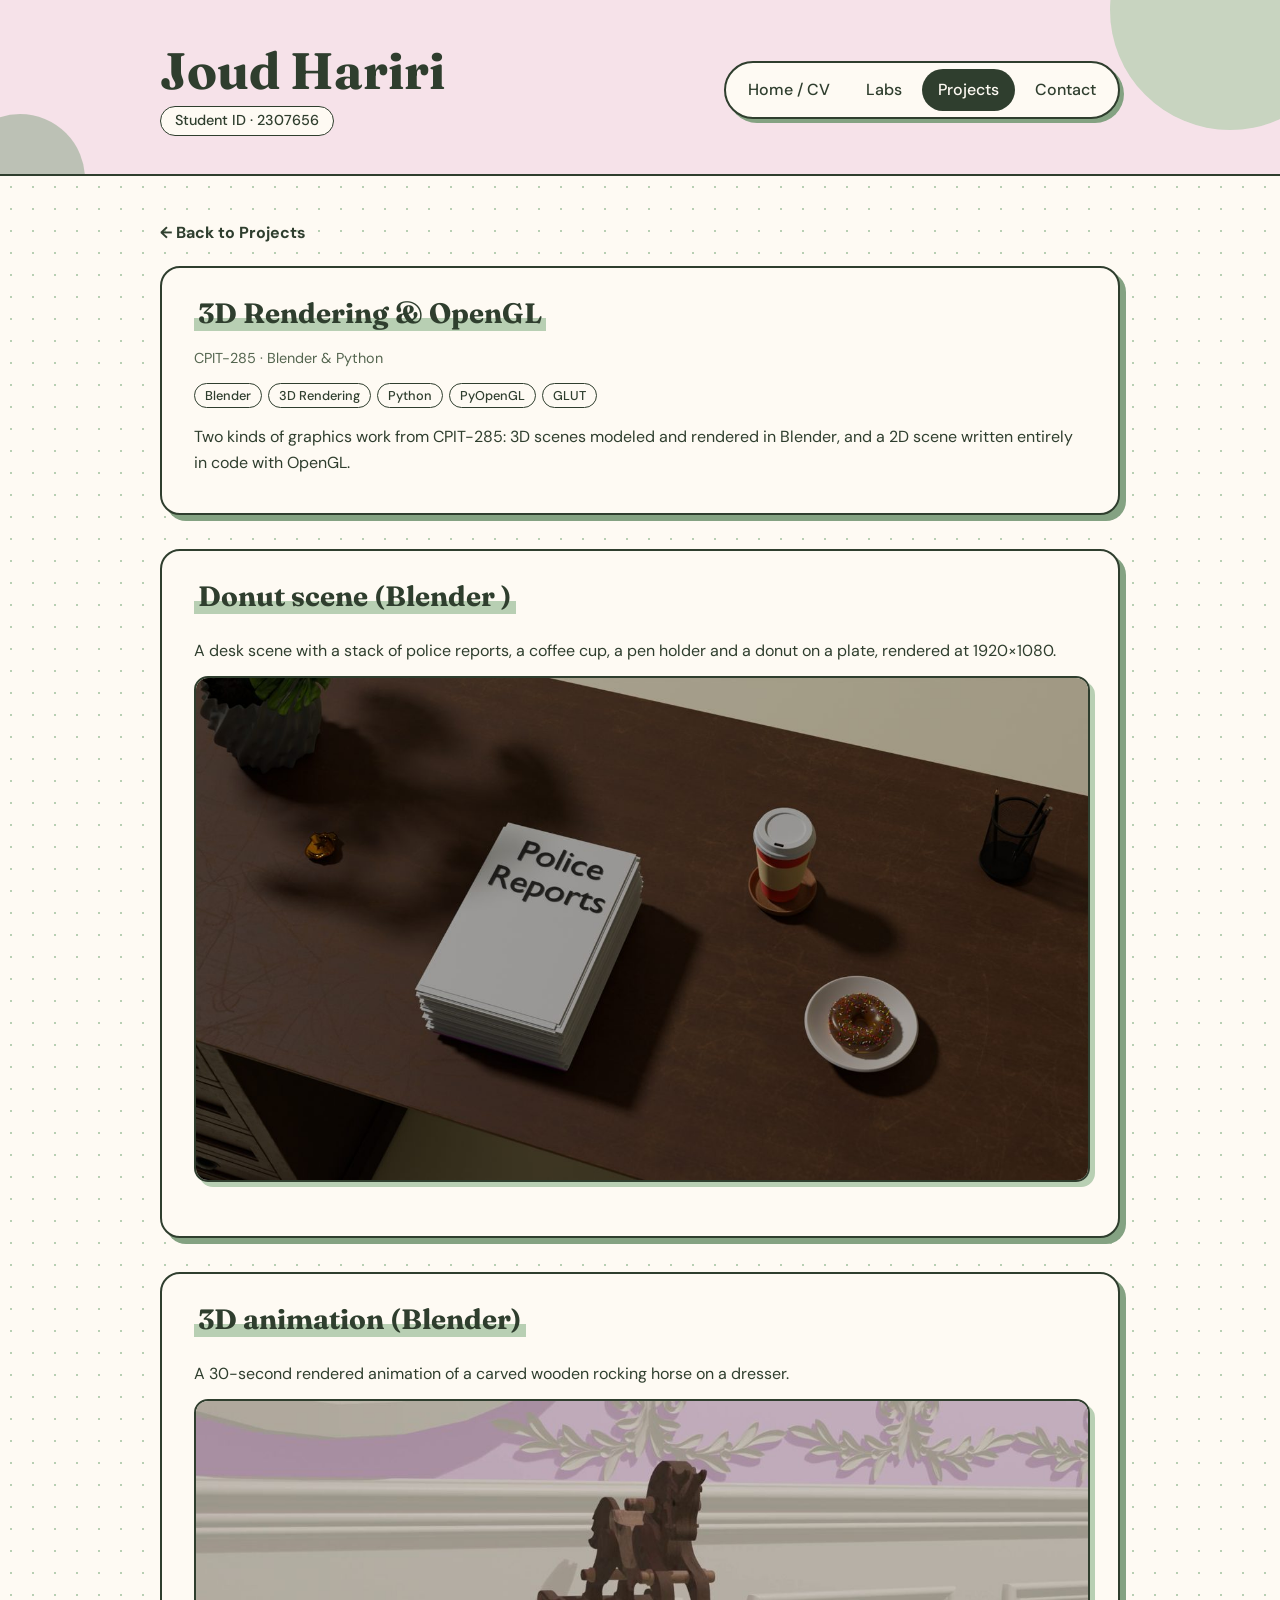
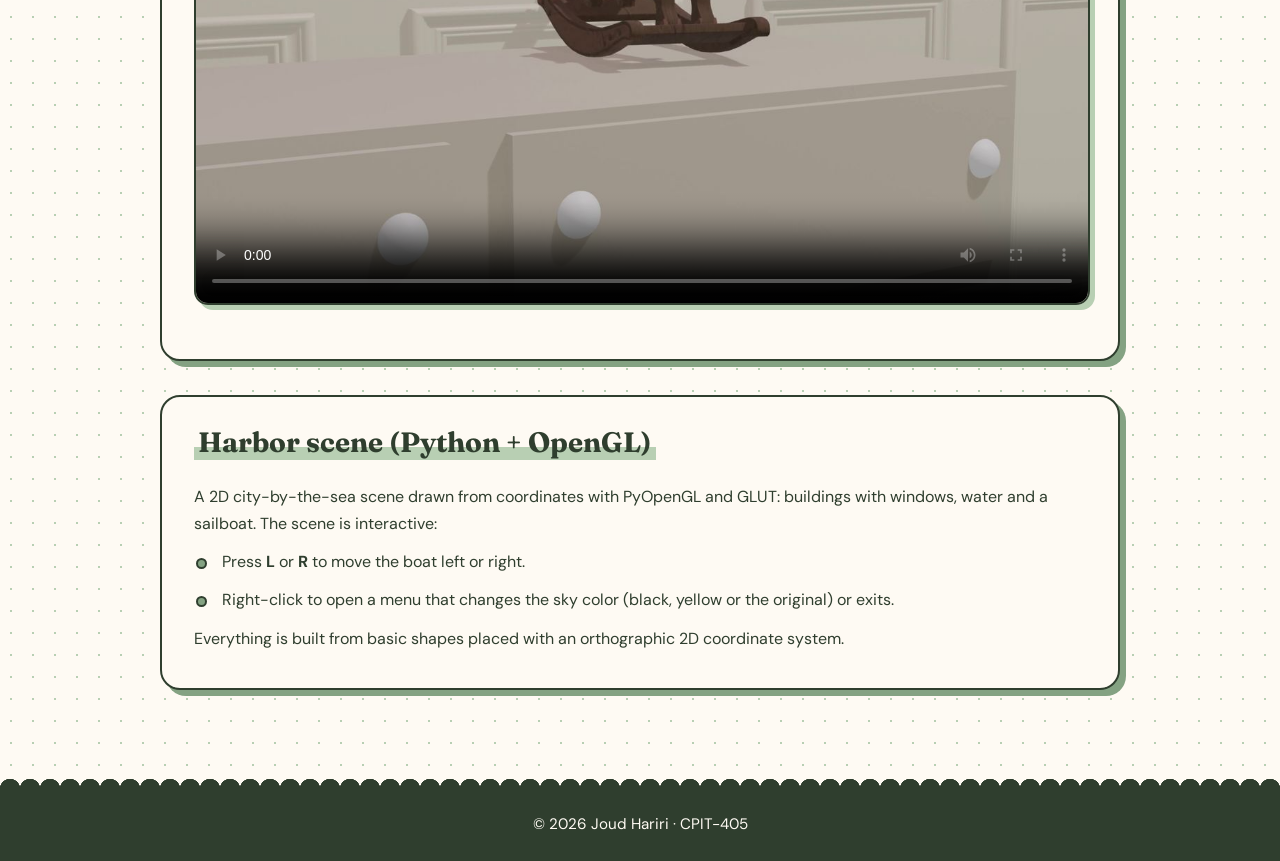
<file: projects/graphics.html>
<!DOCTYPE html>
<html lang="en">

<head>
  <meta charset="UTF-8">
  <meta name="viewport" content="width=device-width, initial-scale=1.0">
  <title> 3D Rendering and OpenGL - Joud Hariri </title>
  <link rel="stylesheet" href="../style.css">
</head>

<body>

  <header>
    <h1>Joud Hariri</h1>
    <h2>2307656</h2>

    <nav>
      <ul>
        <li> <a href="../index.html"> Home / CV </a></li>
        <li> <a href="../labs.html"> Labs </a></li>
        <li> <a href="../projects.html" class="active"> Projects </a></li>
        <li> <a href="../contact.html"> Contact </a></li>
      </ul>
    </nav>

  </header>

  <main>

    <a href="../projects.html" class="back">&larr; Back to Projects</a>

    <section>
      <h2> 3D Rendering &amp; OpenGL </h2>
      <p class="meta"> CPIT-285 &middot; Blender &amp; Python </p>
      <ul class="tags">
        <li>Blender</li>
        <li>3D Rendering</li>
        <li>Python</li>
        <li>PyOpenGL</li>
        <li>GLUT</li>
      </ul>
      <p> Two kinds of graphics work from CPIT-285: 3D scenes modeled and rendered in Blender, and a 2D scene
        written entirely in code with OpenGL. </p>
    </section>

    <section>
      <h2> Donut scene (Blender ) </h2>
      <p> A desk scene with a stack of police reports, a coffee cup, a pen holder and a donut on a plate, rendered at
        1920&times;1080. </p>
      <img src="./img/donut.jpg" alt="3D rendered desk with police reports, coffee and a donut" class="shot">
    </section>

    <section>
      <h2> 3D animation (Blender) </h2>
      <p> A 30-second rendered animation of a carved wooden rocking horse on a dresser. </p>
      <video class="shot" controls preload="metadata" poster="./img/render-poster.jpg">
        <source src="./video/render.mp4" type="video/mp4">
        Your browser does not support the video tag.
      </video>
    </section>

    <section>
      <h2> Harbor scene (Python + OpenGL) </h2>
      <p> A 2D city-by-the-sea scene drawn from coordinates with PyOpenGL and GLUT: buildings with windows, water and a
        sailboat. The scene is interactive: </p>
      <ul>
        <li> Press <strong>L</strong> or <strong>R</strong> to move the boat left or right. </li>
        <li> Right-click to open a menu that changes the sky color (black, yellow or the original) or exits. </li>
      </ul>
      <p> Everything is built from basic shapes placed with an orthographic 2D coordinate system. </p>
    </section>

  </main>

  <footer> <p>&copy; 2026 Joud Hariri &middot; CPIT-405</p> </footer>
</body>

</html>
</file>
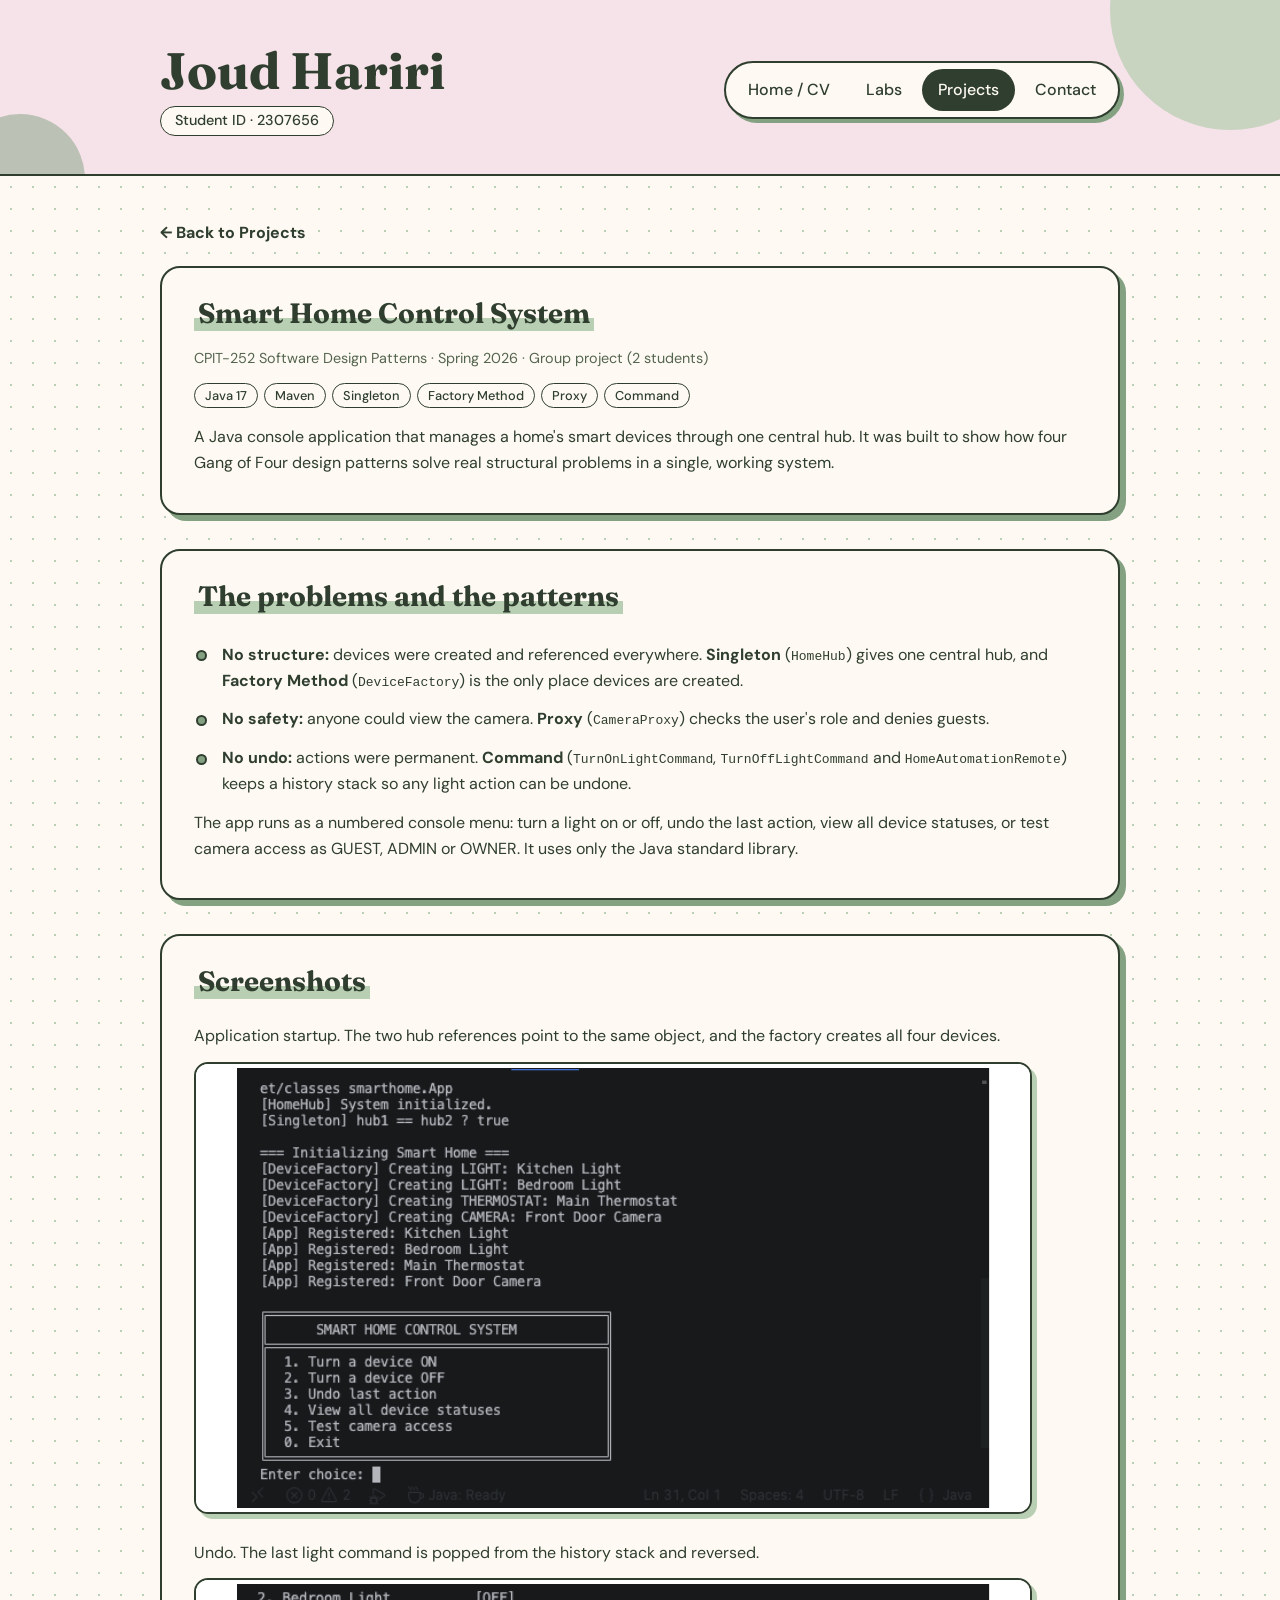
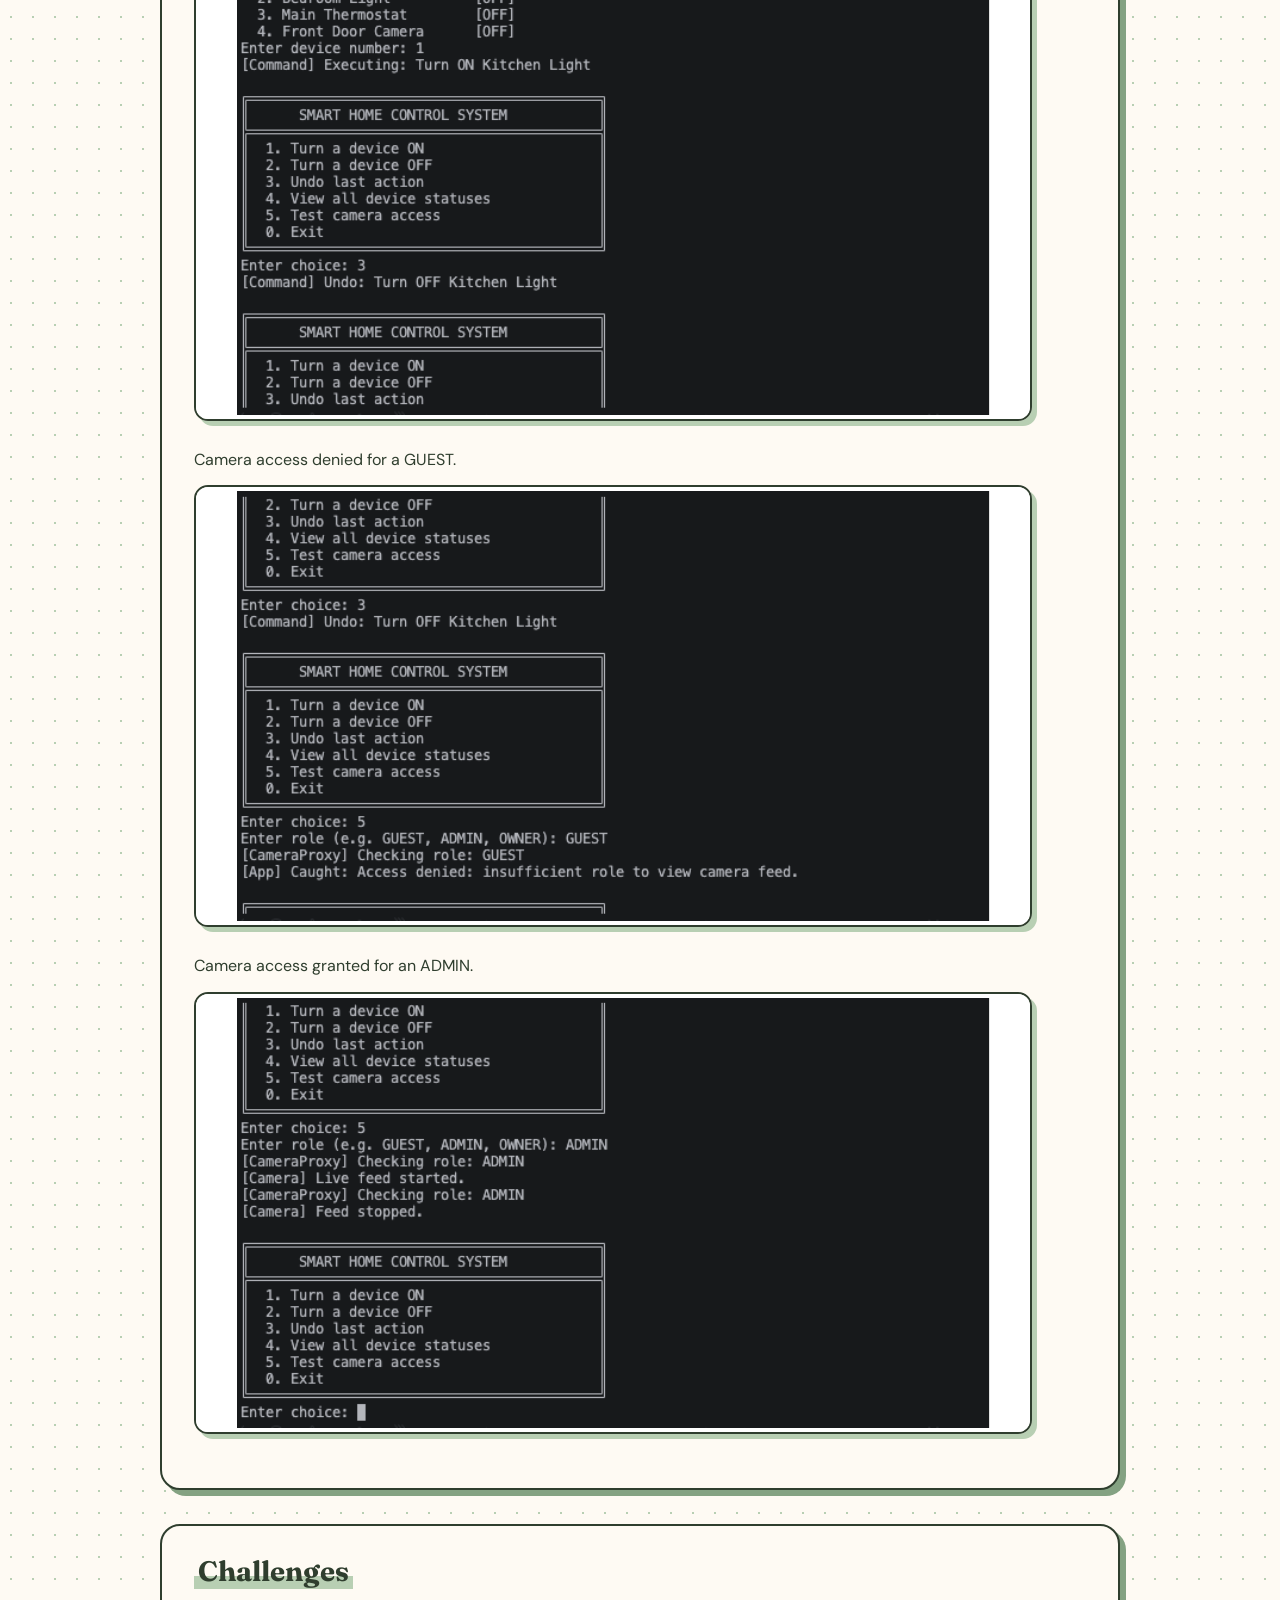
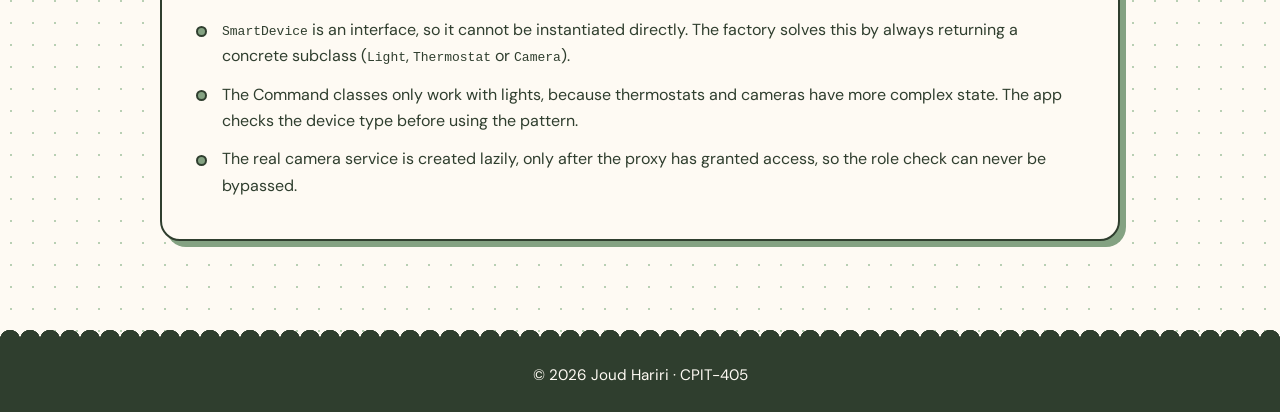
<file: projects/smart-home.html>
<!DOCTYPE html>
<html lang="en">

<head>
  <meta charset="UTF-8">
  <meta name="viewport" content="width=device-width, initial-scale=1.0">
  <title> Smart Home Control System - Joud Hariri </title>
  <link rel="stylesheet" href="../style.css">
</head>

<body>

  <header>
    <h1>Joud Hariri</h1>
    <h2>2307656</h2>

    <nav>
      <ul>
        <li> <a href="../index.html"> Home / CV </a></li>
        <li> <a href="../labs.html"> Labs </a></li>
        <li> <a href="../projects.html" class="active"> Projects </a></li>
        <li> <a href="../contact.html"> Contact </a></li>
      </ul>
    </nav>

  </header>

  <main>

    <a href="../projects.html" class="back">&larr; Back to Projects</a>

    <section>
      <h2> Smart Home Control System </h2>
      <p class="meta"> CPIT-252 Software Design Patterns &middot; Spring 2026 &middot; Group project (2 students) </p>
      <ul class="tags">
        <li>Java 17</li>
        <li>Maven</li>
        <li>Singleton</li>
        <li>Factory Method</li>
        <li>Proxy</li>
        <li>Command</li>
      </ul>
      <p> A Java console application that manages a home's smart devices through one central hub. It was built to
        show how four Gang of Four design patterns solve real structural problems in a single, working system. </p>
    </section>

    <section>
      <h2> The problems and the patterns </h2>
      <ul>
        <li> <strong>No structure:</strong> devices were created and referenced everywhere. <strong>Singleton</strong>
          (<code>HomeHub</code>) gives one central hub, and <strong>Factory Method</strong>
          (<code>DeviceFactory</code>) is the only place devices are created. </li>
        <li> <strong>No safety:</strong> anyone could view the camera. <strong>Proxy</strong>
          (<code>CameraProxy</code>) checks the user's role and denies guests. </li>
        <li> <strong>No undo:</strong> actions were permanent. <strong>Command</strong>
          (<code>TurnOnLightCommand</code>, <code>TurnOffLightCommand</code> and
          <code>HomeAutomationRemote</code>) keeps a history stack so any light action can be undone. </li>
      </ul>
      <p> The app runs as a numbered console menu: turn a light on or off, undo the last action, view all device
        statuses, or test camera access as GUEST, ADMIN or OWNER. It uses only the Java standard library. </p>
    </section>

    <section>
      <h2> Screenshots </h2>
      <p> Application startup. The two hub references point to the same object, and the factory creates all four
        devices. </p>
      <img src="./img/smarthome-startup.png" alt="Console output showing the app starting up" class="shot">

      <p> Undo. The last light command is popped from the history stack and reversed. </p>
      <img src="./img/smarthome-undo.png" alt="Console output showing the undo command" class="shot">

      <p> Camera access denied for a GUEST. </p>
      <img src="./img/smarthome-denied.png" alt="Console output showing camera access denied for a guest" class="shot">

      <p> Camera access granted for an ADMIN. </p>
      <img src="./img/smarthome-granted.png" alt="Console output showing camera access granted for an admin" class="shot">
    </section>

    <section>
      <h2> Challenges </h2>
      <ul>
        <li> <code>SmartDevice</code> is an interface, so it cannot be instantiated directly. The factory solves this by
          always returning a concrete subclass (<code>Light</code>, <code>Thermostat</code> or <code>Camera</code>). </li>
        <li> The Command classes only work with lights, because thermostats and cameras have more complex state. The
          app checks the device type before using the pattern. </li>
        <li> The real camera service is created lazily, only after the proxy has granted access, so the role check can
          never be bypassed. </li>
      </ul>
    </section>

  </main>

  <footer> <p>&copy; 2026 Joud Hariri &middot; CPIT-405</p> </footer>
</body>

</html>
</file>
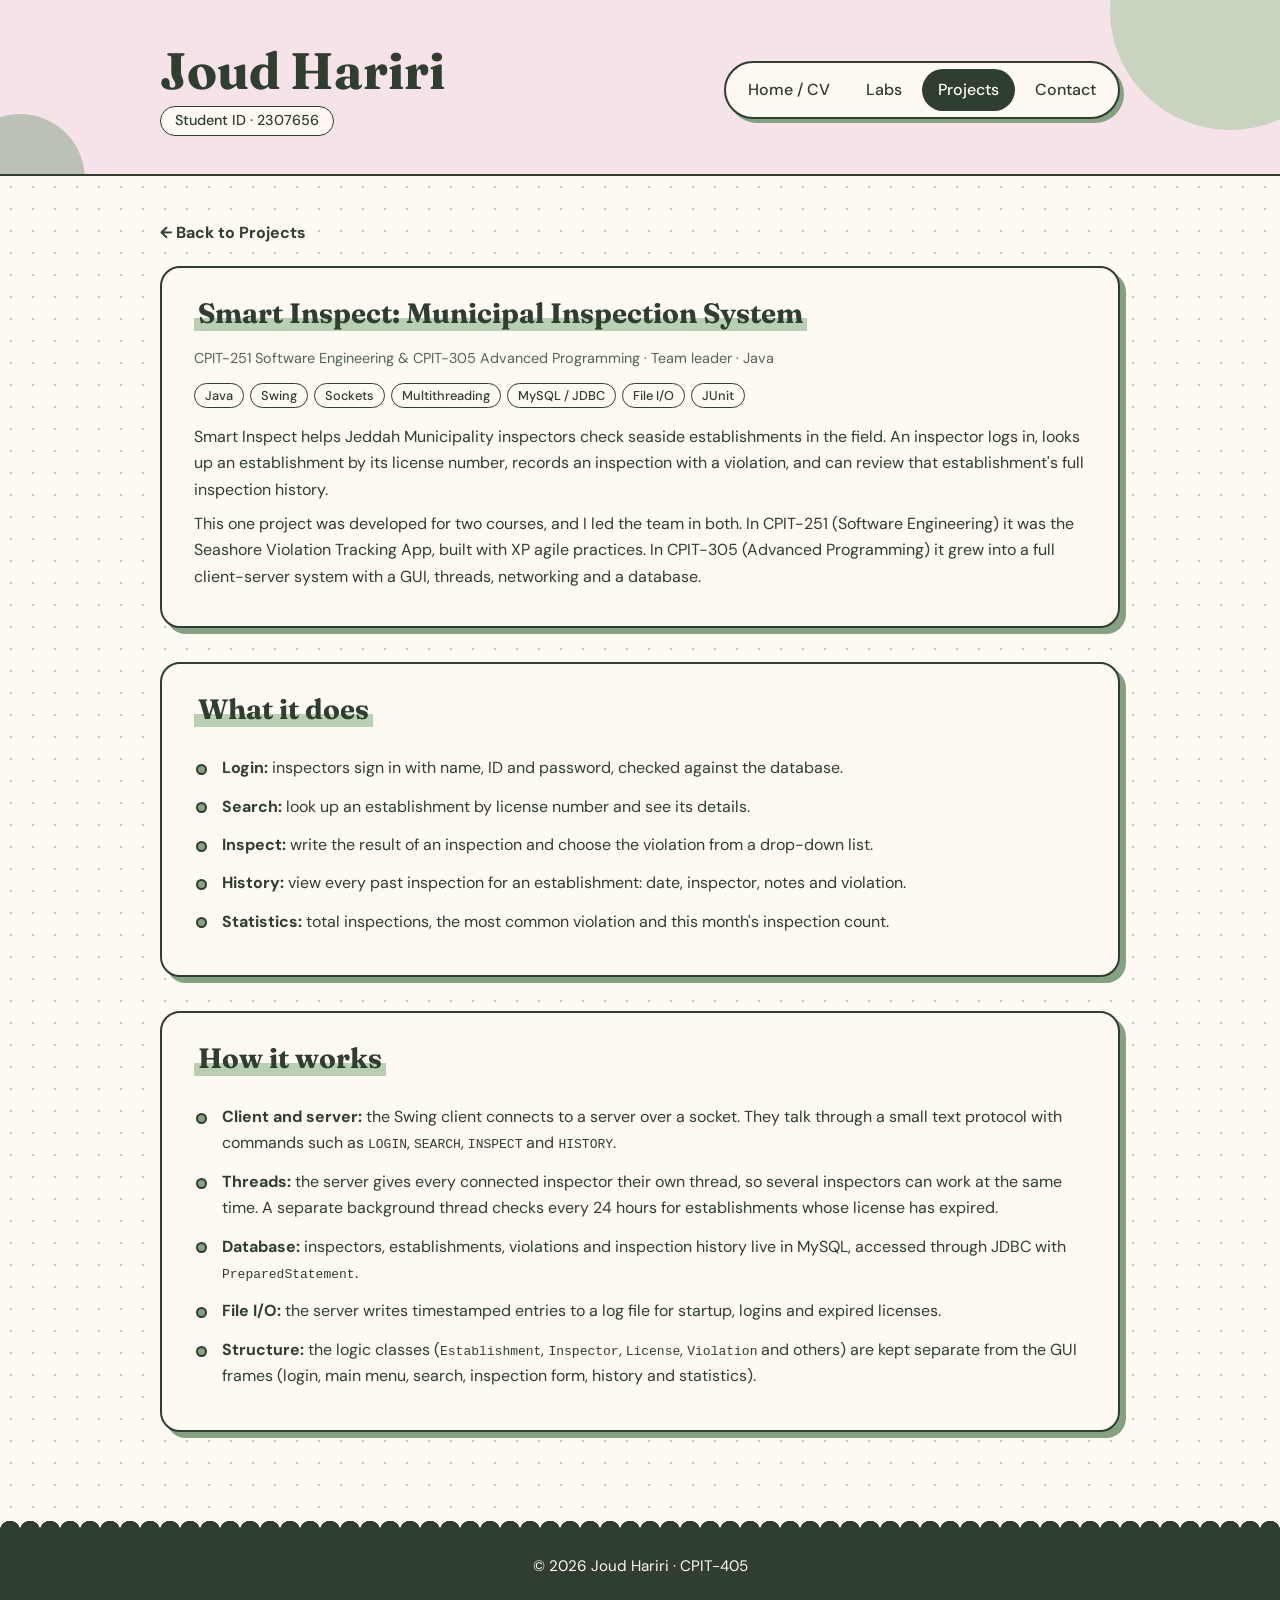
<file: projects/smart-inspect.html>
<!DOCTYPE html>
<html lang="en">

<head>
  <meta charset="UTF-8">
  <meta name="viewport" content="width=device-width, initial-scale=1.0">
  <title> Smart Inspect - Joud Hariri </title>
  <link rel="stylesheet" href="../style.css">
</head>

<body>

  <header>
    <h1>Joud Hariri</h1>
    <h2>2307656</h2>

    <nav>
      <ul>
        <li> <a href="../index.html"> Home / CV </a></li>
        <li> <a href="../labs.html"> Labs </a></li>
        <li> <a href="../projects.html" class="active"> Projects </a></li>
        <li> <a href="../contact.html"> Contact </a></li>
      </ul>
    </nav>

  </header>

  <main>

    <a href="../projects.html" class="back">&larr; Back to Projects</a>

    <section>
      <h2> Smart Inspect: Municipal Inspection System </h2>
      <p class="meta"> CPIT-251 Software Engineering &amp; CPIT-305 Advanced Programming &middot; Team leader &middot; Java </p>
      <ul class="tags">
        <li>Java</li>
        <li>Swing</li>
        <li>Sockets</li>
        <li>Multithreading</li>
        <li>MySQL / JDBC</li>
        <li>File I/O</li>
        <li>JUnit</li>
      </ul>
      <p> Smart Inspect helps Jeddah Municipality inspectors check seaside establishments in the field. An inspector
        logs in, looks up an establishment by its license number, records an inspection with a violation, and can
        review that establishment's full inspection history. </p>
      <p> This one project was developed for two courses, and I led the team in both. In CPIT-251 (Software
        Engineering) it was the Seashore Violation Tracking App, built with XP agile practices. In CPIT-305 (Advanced
        Programming) it grew into a full client-server system with a GUI, threads, networking and a database. </p>
    </section>

    <section>
      <h2> What it does </h2>
      <ul>
        <li> <strong>Login:</strong> inspectors sign in with name, ID and password, checked against the database. </li>
        <li> <strong>Search:</strong> look up an establishment by license number and see its details. </li>
        <li> <strong>Inspect:</strong> write the result of an inspection and choose the violation from a drop-down list. </li>
        <li> <strong>History:</strong> view every past inspection for an establishment: date, inspector, notes and
          violation. </li>
        <li> <strong>Statistics:</strong> total inspections, the most common violation and this month's inspection count. </li>
      </ul>
    </section>

    <section>
      <h2> How it works </h2>
      <ul>
        <li> <strong>Client and server:</strong> the Swing client connects to a server over a socket. They talk
          through a small text protocol with commands such as <code>LOGIN</code>, <code>SEARCH</code>,
          <code>INSPECT</code> and <code>HISTORY</code>. </li>
        <li> <strong>Threads:</strong> the server gives every connected inspector their own thread, so several
          inspectors can work at the same time. A separate background thread checks every 24 hours for
          establishments whose license has expired. </li>
        <li> <strong>Database:</strong> inspectors, establishments, violations and inspection history live in MySQL,
          accessed through JDBC with <code>PreparedStatement</code>. </li>
        <li> <strong>File I/O:</strong> the server writes timestamped entries to a log file for startup, logins and
          expired licenses. </li>
        <li> <strong>Structure:</strong> the logic classes (<code>Establishment</code>, <code>Inspector</code>,
          <code>License</code>, <code>Violation</code> and others) are kept separate from the GUI frames (login,
          main menu, search, inspection form, history and statistics). </li>
      </ul>
    </section>

  </main>

  <footer> <p>&copy; 2026 Joud Hariri &middot; CPIT-405</p> </footer>
</body>

</html>
</file>
<file: style.css>
/* main style for all pages */

/* fonts from google fonts: Fraunces for headings, DM Sans for normal text.
   if the fonts don't load the browser uses Georgia / system-ui instead */
@import url("https://fonts.googleapis.com/css2?family=DM+Sans:wght@400;500;700&family=Fraunces:opsz,wght@9..144,600;9..144,700&display=swap");

/* ---------- colors (change them here and the whole site changes) ---------- */

:root {
  --blush: #F6E2E9;
  --cream: #FEFAF3;
  --sage-light: #B8CFB3;
  --sage: #84A282;
  --forest: #2F3E2E;        /* dark green for text, the palette is too light to read */
  --forest-soft: #54654F;   /* lighter green for small grey-ish text */
  --heading-font: "Fraunces", Georgia, serif;
}

/* ---------- body ---------- */

/* flex column + min-height makes the footer stay at the bottom
   even when the page is short (like the labs page) */
body {
  margin: 0;
  min-height: 100vh;
  display: flex;
  flex-direction: column;
  font-family: "DM Sans", system-ui, Arial, sans-serif;
  line-height: 1.65;
  color: var(--forest);
  background-color: var(--cream);
  /* small dots in the background */
  background-image: radial-gradient(var(--sage-light) 1px, transparent 1.5px);
  background-size: 22px 22px;
}

::selection {
  background-color: var(--sage-light);
}

/* ---------- header ---------- */

/* grid: name + id on the left, nav on the right */
header {
  position: relative;
  overflow: hidden;
  background-color: var(--blush);
  border-bottom: 2px solid var(--forest);
  padding: 44px max(24px, calc((100% - 960px) / 2)) 38px;
  display: grid;
  grid-template-columns: 1fr auto;
  align-items: center;
  column-gap: 24px;
  row-gap: 8px;
}

/* two green circles for decoration */
header::before,
header::after {
  content: "";
  position: absolute;
  border-radius: 50%;
}

header::before {
  width: 240px;
  height: 240px;
  background-color: var(--sage-light);
  right: -70px;
  top: -110px;
  opacity: 0.75;
}

header::after {
  width: 130px;
  height: 130px;
  background-color: var(--sage);
  left: -45px;
  bottom: -70px;
  opacity: 0.5;
}

/* keep the real content above the circles */
header > * {
  position: relative;
  z-index: 1;
}

header h1 {
  grid-column: 1;
  margin: 0;
  font-family: var(--heading-font);
  font-size: clamp(2.1rem, 5vw, 3.2rem);
  line-height: 1.05;
}

/* the student id, shown like a little label */
header h2 {
  grid-column: 1;
  justify-self: start;
  margin: 0;
  padding: 2px 14px;
  font-size: 0.9rem;
  font-weight: 500;
  background-color: var(--cream);
  border: 1.5px solid var(--forest);
  border-radius: 999px;
}

header h2::before {
  content: "Student ID \00B7  ";
}

/* ---------- nav ---------- */

nav {
  grid-column: 2;
  grid-row: 1 / span 2;
}

nav ul {
  list-style: none;
  padding: 6px;
  margin: 0;
  display: flex;
  flex-wrap: wrap;
  gap: 4px;
  background-color: var(--cream);
  border: 2px solid var(--forest);
  border-radius: 999px;
  box-shadow: 4px 4px 0 var(--sage);
}

nav a {
  display: block;
  color: var(--forest);
  text-decoration: none;
  font-weight: 500;
  padding: 8px 16px;
  border-radius: 999px;
  transition: background-color 0.2s;
}

nav a:hover {
  background-color: var(--sage-light);
}

/* the page you are on */
nav a.active {
  background-color: var(--forest);
  color: var(--cream);
}

/* ---------- main + sections ---------- */

main {
  flex: 1;                      /* takes the empty space so the footer goes down */
  width: min(92%, 960px);
  margin: 44px auto 64px;
}

/* every section is like a card with a green "shadow" behind it */
section {
  background-color: var(--cream);
  border: 2px solid var(--forest);
  border-radius: 20px;
  padding: 28px 32px;
  margin-bottom: 34px;
  box-shadow: 6px 6px 0 var(--sage);
}

/* section titles have a green highlighter line behind them */
section h2 {
  display: inline-block;
  margin: 0 0 16px 0;
  padding: 0 4px;
  font-family: var(--heading-font);
  font-size: 1.75rem;
  line-height: 1.25;
  background: linear-gradient(transparent 62%, var(--sage-light) 62%);
}

section h3 {
  margin: 22px 0 4px 0;
  font-size: 1.1rem;
}

/* no big gap when a title comes right after the section title */
section h2 + h3 {
  margin-top: 6px;
}

section p {
  margin: 8px 0;
}

/* the first section on the home page (welcome message) is bigger and pink */
#welcome {
  background-color: var(--blush);
}

#welcome p {
  font-size: 1.15rem;
  max-width: 62ch;
}

/* ---------- links ---------- */

a {
  color: var(--forest);
  text-decoration-color: var(--sage);
  text-decoration-thickness: 2px;
  text-underline-offset: 3px;
}

a:hover {
  background-color: var(--sage-light);
  text-decoration-color: var(--forest);
}

a:focus-visible,
input:focus-visible,
textarea:focus-visible {
  outline: 3px solid var(--sage);
  outline-offset: 3px;
}

/* "back to projects" link on the project pages */
.back {
  display: inline-block;
  margin-bottom: 20px;
  font-weight: 700;
  text-decoration: none;
}

/* ---------- lists ---------- */

section ul {
  list-style: none;
  padding: 0;
  margin: 0;
}

/* a small green circle instead of the normal bullet */
section li {
  position: relative;
  padding-left: 28px;
  margin: 12px 0;
}

section li::before {
  content: "";
  position: absolute;
  left: 2px;
  top: 0.55em;
  width: 11px;
  height: 11px;
  box-sizing: border-box;
  background-color: var(--sage);
  border: 2px solid var(--forest);
  border-radius: 50%;
}

/* skills are little pills instead of a list */
#skills ul {
  display: flex;
  flex-wrap: wrap;
  gap: 10px;
}

#skills li {
  margin: 0;
  padding: 5px 16px;
  font-weight: 500;
  background-color: var(--blush);
  border: 2px solid var(--forest);
  border-radius: 999px;
  transition: transform 0.2s;
}

#skills li::before {
  display: none;
}

/* three colors that repeat */
#skills li:nth-child(3n + 2) {
  background-color: var(--sage-light);
}

#skills li:nth-child(3n) {
  background-color: var(--cream);
}

#skills li:hover {
  transform: translateY(-3px) rotate(-2deg);
}

/* ---------- cards (labs + projects) ---------- */

/* grid: as many cards per row as fit, so no empty space on the right */
.cards {
  display: grid;
  grid-template-columns: repeat(auto-fill, minmax(230px, 1fr));
  gap: 24px;
  margin-top: 20px;
}

.card {
  display: flex;
  flex-direction: column;
  align-items: flex-start;
  background-color: var(--blush);
  border: 2px solid var(--forest);
  border-radius: 16px;
  padding: 20px;
  box-shadow: 4px 4px 0 var(--forest);
  transition: transform 0.2s, box-shadow 0.2s;
}

/* cards take turns being pink, green and cream */
.card:nth-child(3n + 2) {
  background-color: var(--sage-light);
}

.card:nth-child(3n) {
  background-color: var(--cream);
}

/* the card moves up a bit when you hover on it */
.card:hover {
  transform: translate(-3px, -3px);
  box-shadow: 7px 7px 0 var(--forest);
}

.card h3 {
  margin: 0 0 8px 0;
  font-family: var(--heading-font);
  font-size: 1.25rem;
  line-height: 1.25;
}

.card p {
  margin: 0 0 4px 0;
}

/* whatever comes right before the button gets some space under it */
.card > :nth-last-child(2) {
  margin-bottom: 16px;
}

/* margin-top: auto pushes the button to the bottom of the card */
.card .btn {
  margin-top: auto;
}

.tags {
  display: flex;
  flex-wrap: wrap;
  gap: 6px;
  margin: 10px 0 16px 0;
}

.tags li {
  margin: 0;
  padding: 1px 10px;
  font-size: 0.8rem;
  font-weight: 500;
  background-color: var(--cream);
  border: 1.5px solid var(--forest);
  border-radius: 999px;
}

/* tags are not bullet points */
.tags li::before {
  display: none;
}

/* if a group has exactly 4 cards (like Featured projects) show them 2 x 2
   so there is no empty space. :has() asks "does it contain...?" */
.cards:has(> .card:nth-child(4):last-child) {
  grid-template-columns: repeat(2, 1fr);
}

/* small grey-ish text under a title */
.meta {
  margin: 0 0 12px 0;
  font-size: 0.9rem;
  color: var(--forest-soft);
}

.card .meta {
  color: var(--forest);
}

/* ---------- buttons ---------- */

/* used for the lab links and the send button */
.btn {
  display: inline-block;
  background-color: var(--forest);
  color: var(--cream);
  padding: 9px 20px;
  border: 2px solid var(--forest);
  border-radius: 999px;
  font-family: inherit;
  font-size: 0.95rem;
  font-weight: 700;
  text-decoration: none;
  cursor: pointer;
  box-shadow: 3px 3px 0 var(--sage);
  transition: transform 0.2s, box-shadow 0.2s, background-color 0.2s;
}

.btn:hover {
  background-color: var(--sage-light);
  color: var(--forest);
  transform: translate(-2px, -2px);
  box-shadow: 5px 5px 0 var(--forest);
}

.btn-row {
  display: flex;
  flex-wrap: wrap;
  gap: 12px;
  margin-top: 12px;
}

/* ---------- contact form ---------- */

form {
  display: flex;
  flex-direction: column;
  max-width: 460px;
}

form label {
  margin-top: 16px;
  font-weight: 700;
}

form input,
form textarea {
  margin-top: 6px;
  padding: 10px 14px;
  font-family: inherit;
  font-size: 1rem;
  color: var(--forest);
  background-color: #fff;
  border: 2px solid var(--forest);
  border-radius: 12px;
}

/* the send button (this comes after "form input" so it wins) */
form input.btn {
  align-self: flex-start;
  margin-top: 24px;
  padding: 9px 28px;
  color: var(--cream);
  background-color: var(--forest);
  border-radius: 999px;
}

form input.btn:hover {
  color: var(--forest);
  background-color: var(--sage-light);
}

/* ---------- screenshots + video ---------- */

.shot {
  display: block;
  max-width: 100%;
  margin: 12px 0 26px 0;
  border: 2px solid var(--forest);
  border-radius: 14px;
  box-shadow: 5px 5px 0 var(--sage-light);
}

video.shot {
  width: 100%;
}

/* ---------- footer ---------- */

footer {
  position: relative;
  margin-top: auto;
  padding: 24px 16px;
  text-align: center;
  font-size: 0.95rem;
  color: var(--cream);
  background-color: var(--forest);
}

footer p {
  margin: 0;
}

/* wavy edge on top of the footer: a row of small half circles */
footer::before {
  content: "";
  position: absolute;
  left: 0;
  right: 0;
  top: -13px;
  height: 14px;
  background-image: radial-gradient(circle at 10px 14px, var(--forest) 10px, transparent 10.5px);
  background-size: 20px 14px;
  background-repeat: repeat-x;
}

/* ---------- small screens (phone) ---------- */

@media (max-width: 720px) {
  header {
    grid-template-columns: 1fr;
    padding: 32px 20px 30px;
  }

  nav {
    grid-column: 1;
    grid-row: auto;
    margin-top: 14px;
  }

  nav ul {
    justify-content: center;
    border-radius: 26px;
  }

  section {
    padding: 22px 20px;
  }

  .cards,
  .cards:has(> .card:nth-child(4):last-child) {
    grid-template-columns: 1fr;
  }
}

/* people who don't like animations */
@media (prefers-reduced-motion: reduce) {
  * {
    transition: none !important;
  }
}
</file>
<file: labs/lab5/styles.css>
body {
    font-family: Arial, sans-serif;
    background-color: #f4f4f4;
    color: #333;
    margin: 0;
    padding: 0;
}

.container {
    width: 80%;
    margin: 0 auto;
    padding: 20px;
}

header {
    display: flex;
    justify-content: space-between;
    align-items: center;
}

#search {
    padding: 10px;
    border: 1px solid #ccc;
    border-radius: 4px;
    width: 200px;
    margin-right: 10px;
}

#team-filter {
    padding: 10px;
    border: 1px solid #ccc;
    border-radius: 4px;
    width: 150px;
}

.table-filters {
    display: flex;
    align-items: center;
    margin-bottom: 20px;
}

table {
    width: 100%;
    border-collapse: collapse;
}

th,
td {
    padding: 10px;
    border: 1px solid #ddd;
    text-align: left;
}

th {
    cursor: pointer;
}

.dark-mode {
    background-color: #333;
    color: #f4f4f4;
}

.dark-mode table {
    border-color: #555;
}

.dark-mode th,
.dark-mode td {
    border-color: #555;
}

/* row highlight on mouseover (added in js) */
.highlight {
    background-color: #ffe8cc;
}

.dark-mode .highlight {
    background-color: #555;
}
</file>
<file: labs/lab7/styles.css>
body {
    font-family: Arial, sans-serif;
    background-color: white;
    color: #333;
    margin: 0;
    padding: 0;
}

header {
    display: flex;
    align-items: center;
    flex-wrap: wrap; /* so the buttons go to the next line on small screens */
    gap: 10px;
    background-color: #f4f4f4;
    border-bottom: 1px solid #ddd;
    padding: 10px 20px;
}

header h1 {
    font-size: 20px;
    margin: 0 10px 0 0;
}

#search-input {
    padding: 8px;
    border: 1px solid #ccc;
    border-radius: 4px;
    width: 200px;
}

button {
    padding: 8px 10px;
    border: none;
    border-radius: 4px;
    background-color: #444;
    color: white;
    cursor: pointer;
}

button:hover {
    background-color: #222;
}

#message {
    text-align: center;
    color: indigo;
}

/* the grid of images, 4 in each row */
#images {
    display: grid;
    grid-template-columns: repeat(4, 1fr);
    gap: 10px;
    width: 80%;
    margin: 0 auto;
    padding-bottom: 20px;
}

#images img {
    width: 100%;
    height: 400px;
    object-fit: cover; /* fills the box without stretching the image */
    border-radius: 6px;
    box-shadow: 0 2px 5px rgba(0, 0, 0, 0.3);
    cursor: pointer;
    transition: transform 0.2s;
}

/* added in js on mouseover */
#images img.zoom {
    transform: scale(1.05);
}

/* small screens: 2 images in each row */
@media (max-width: 700px) {
    #images {
        grid-template-columns: repeat(2, 1fr);
        width: 95%;
    }

    #images img {
        height: 250px;
    }
}
</file>
